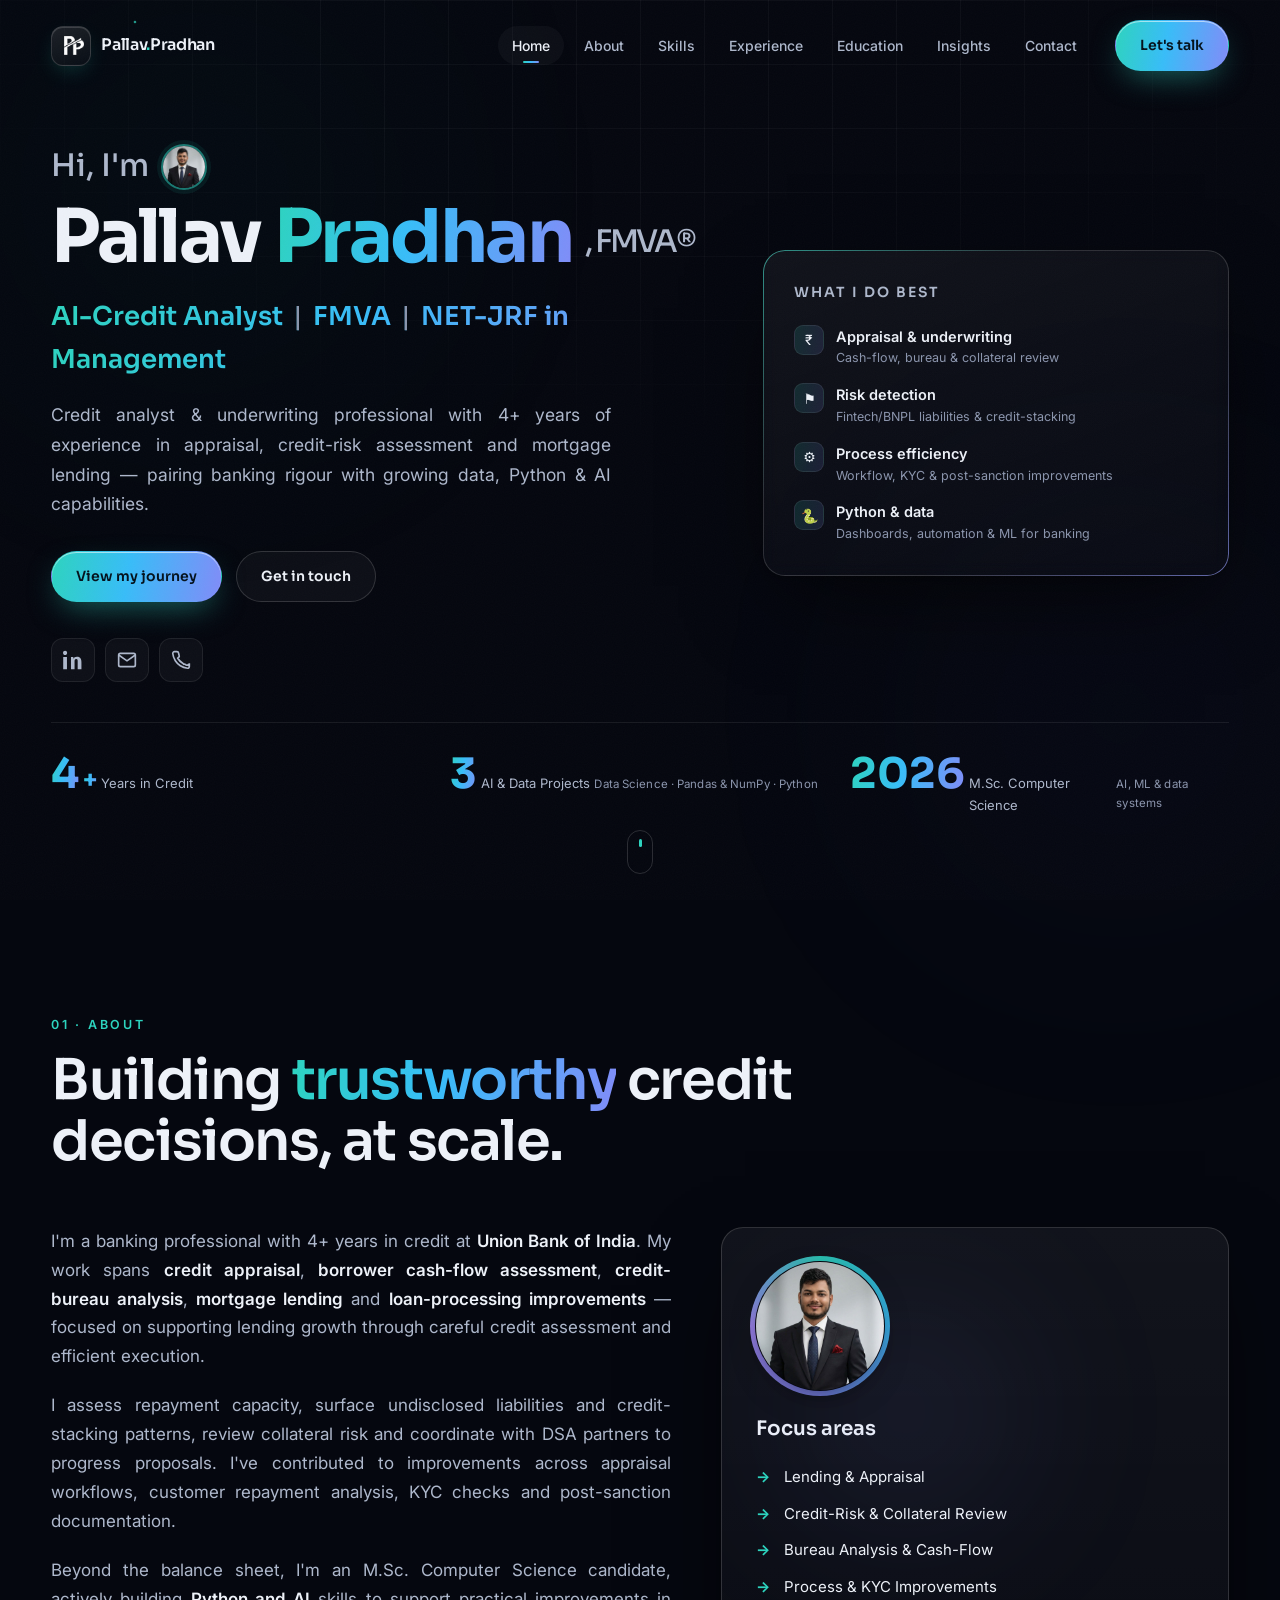
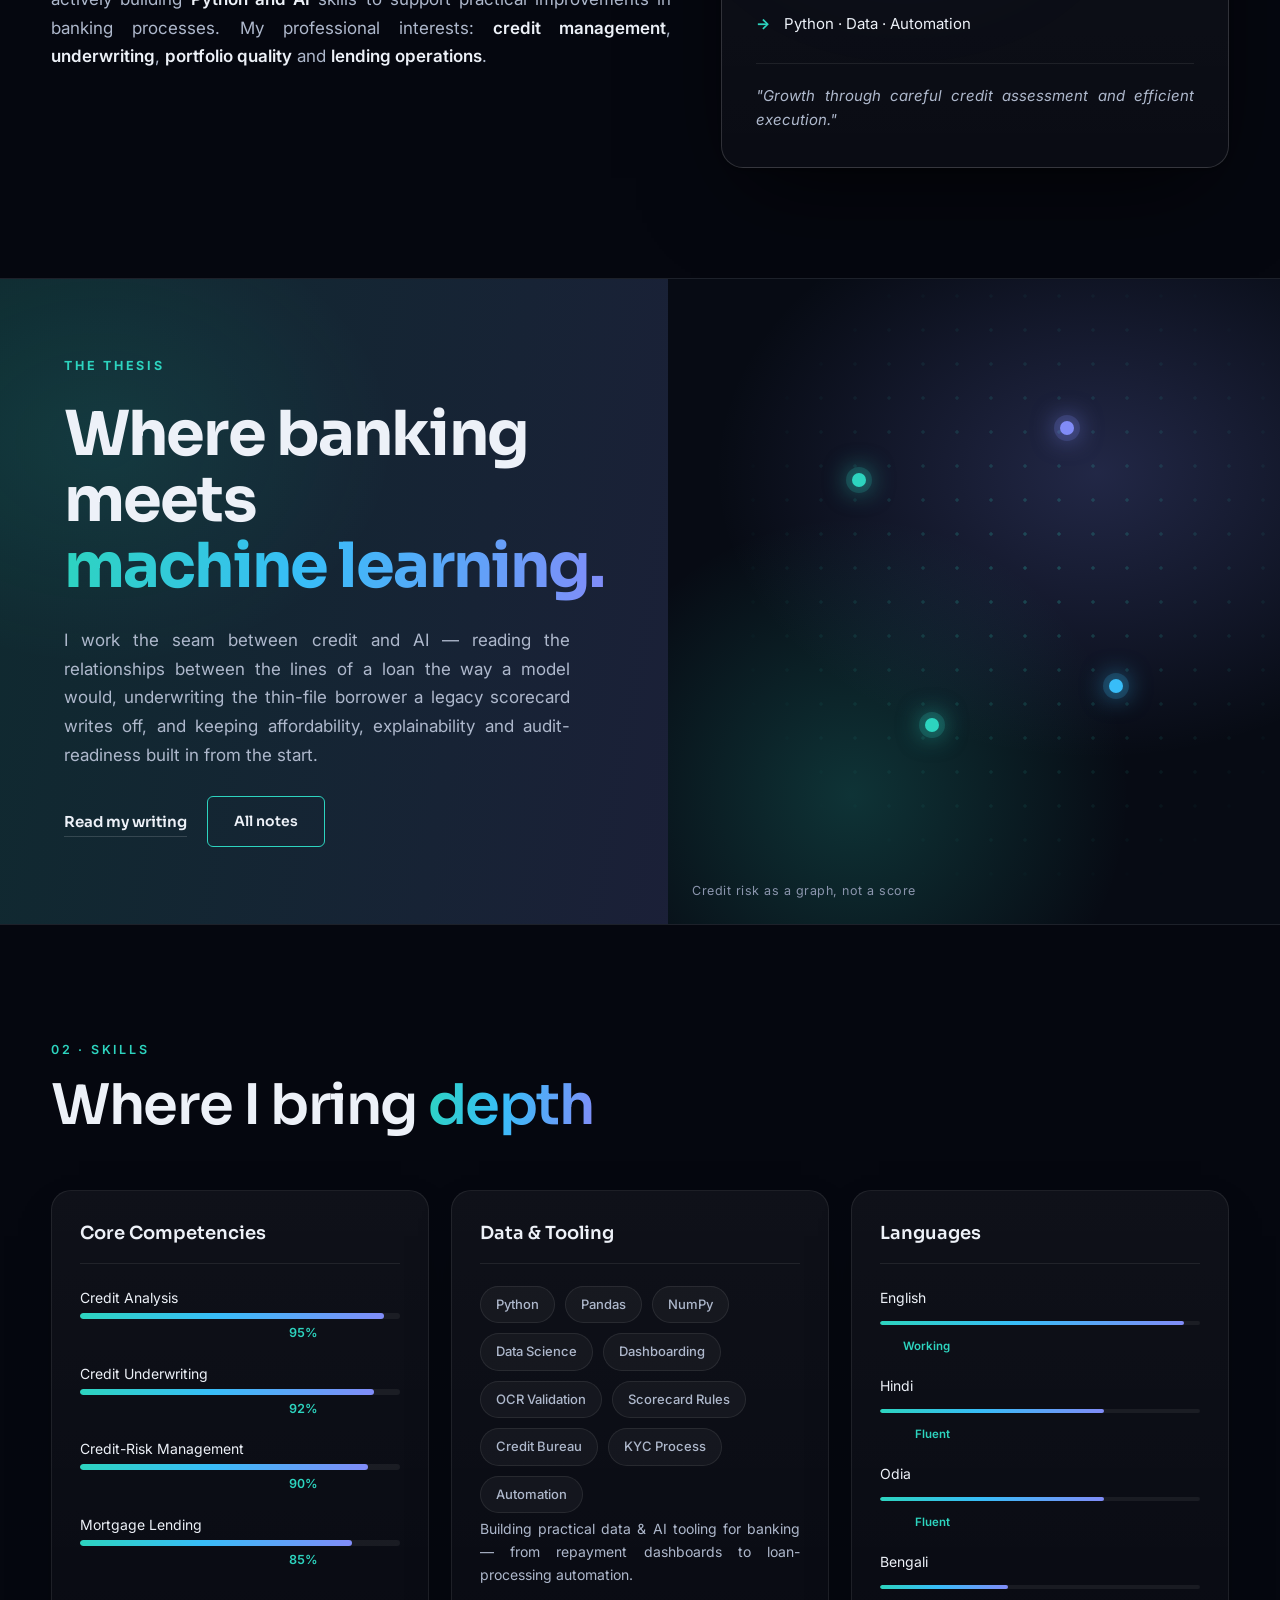
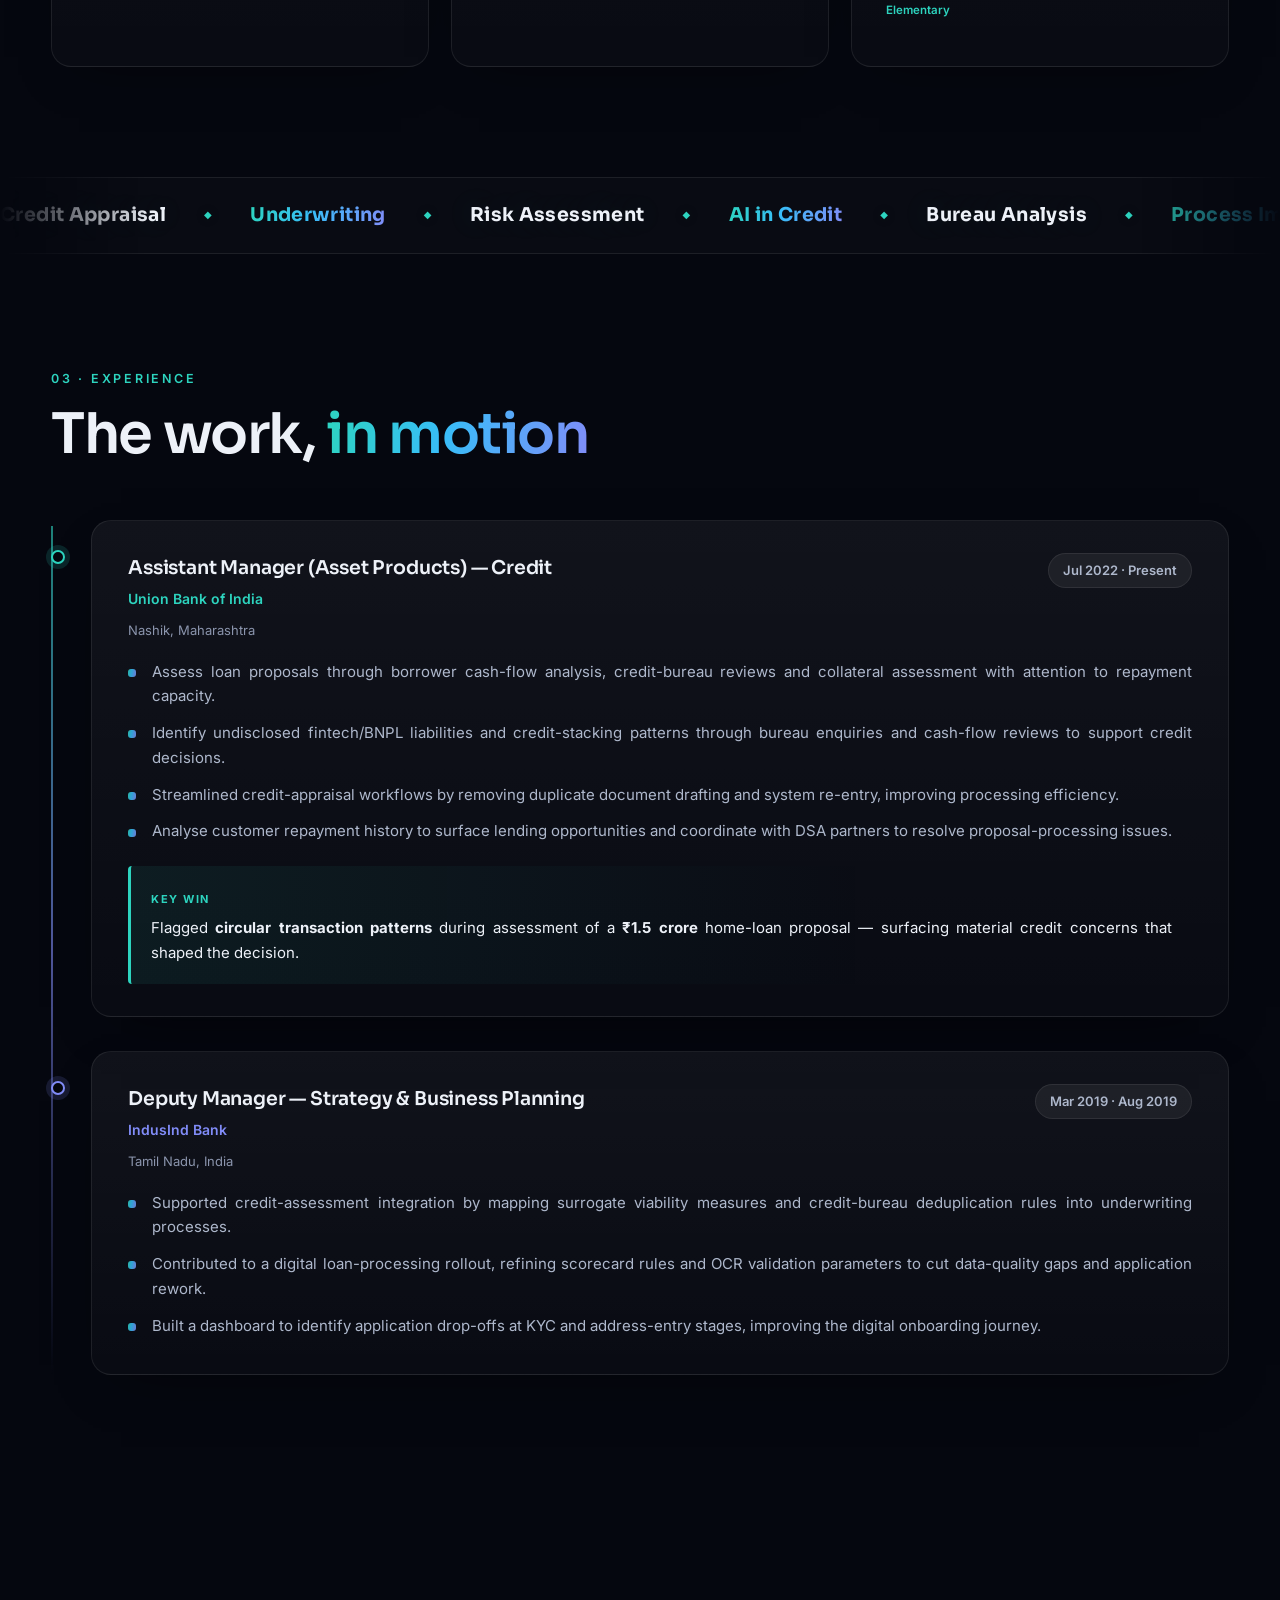
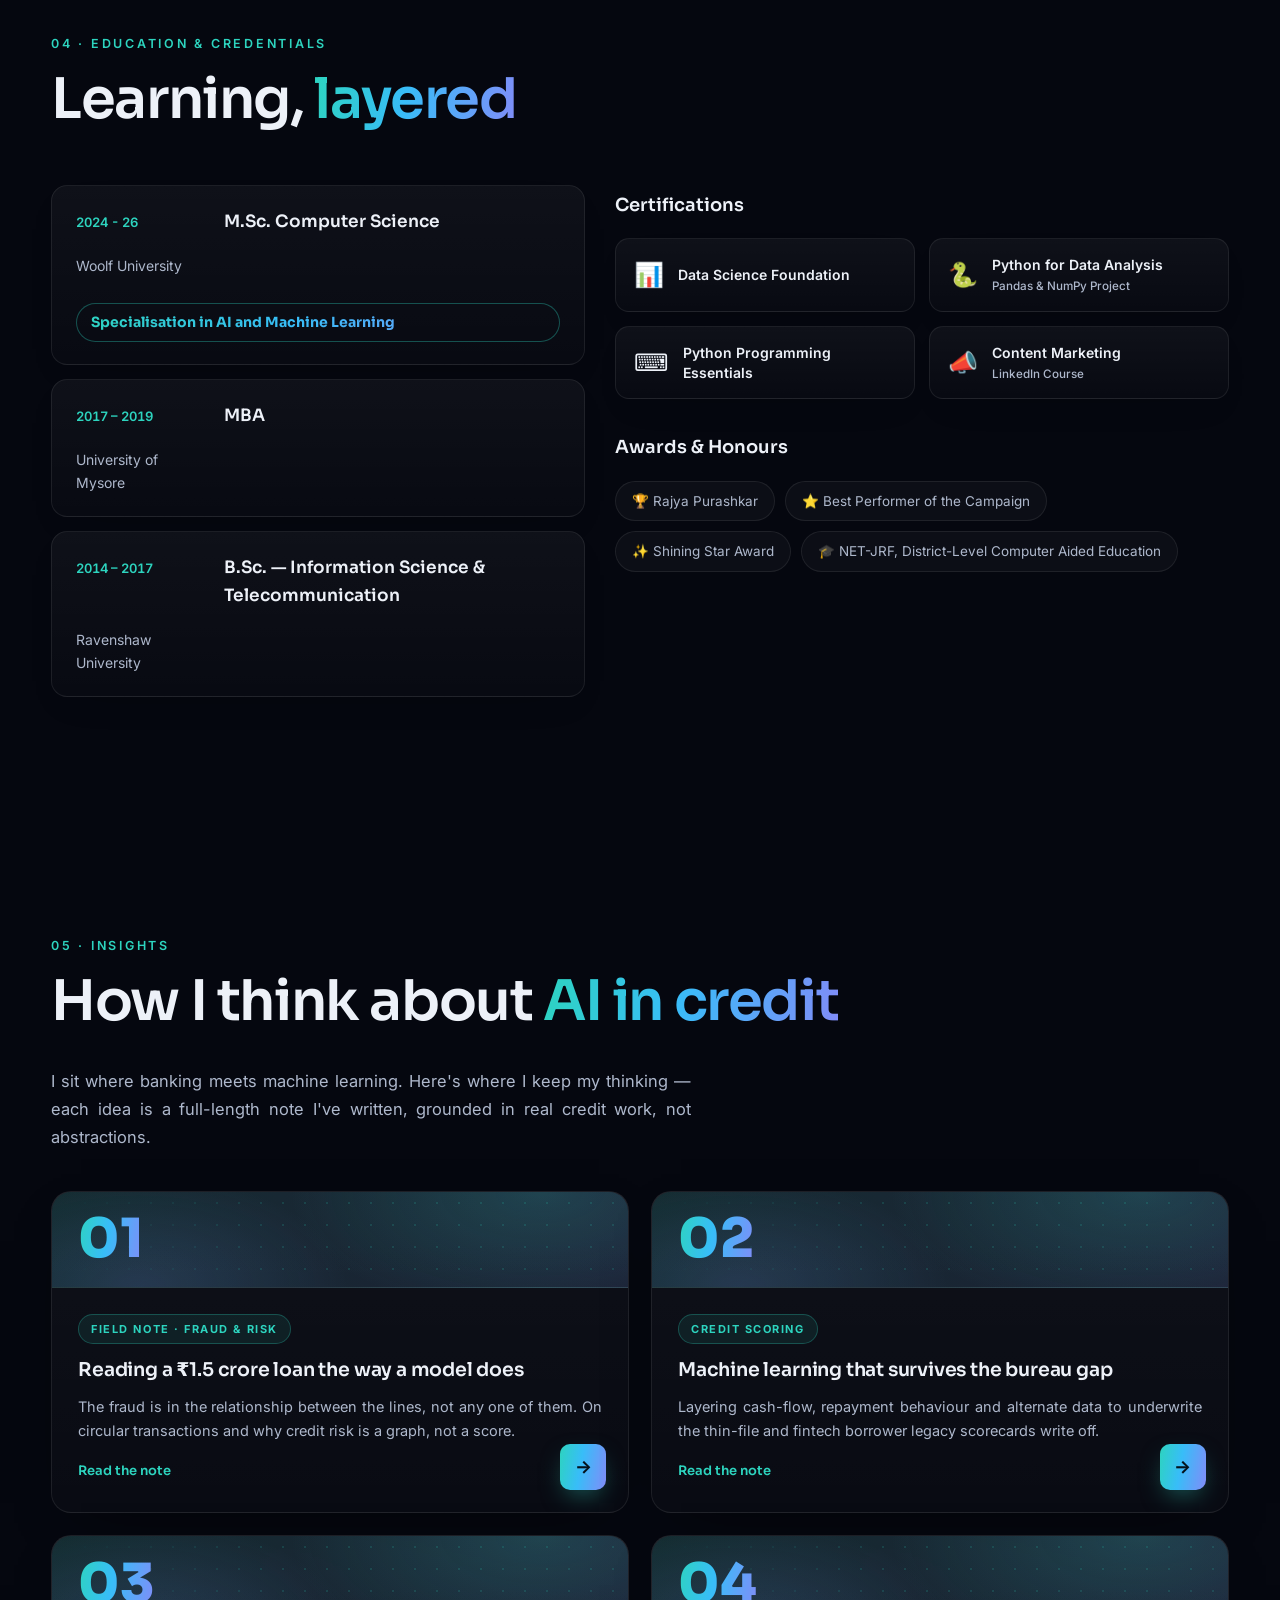
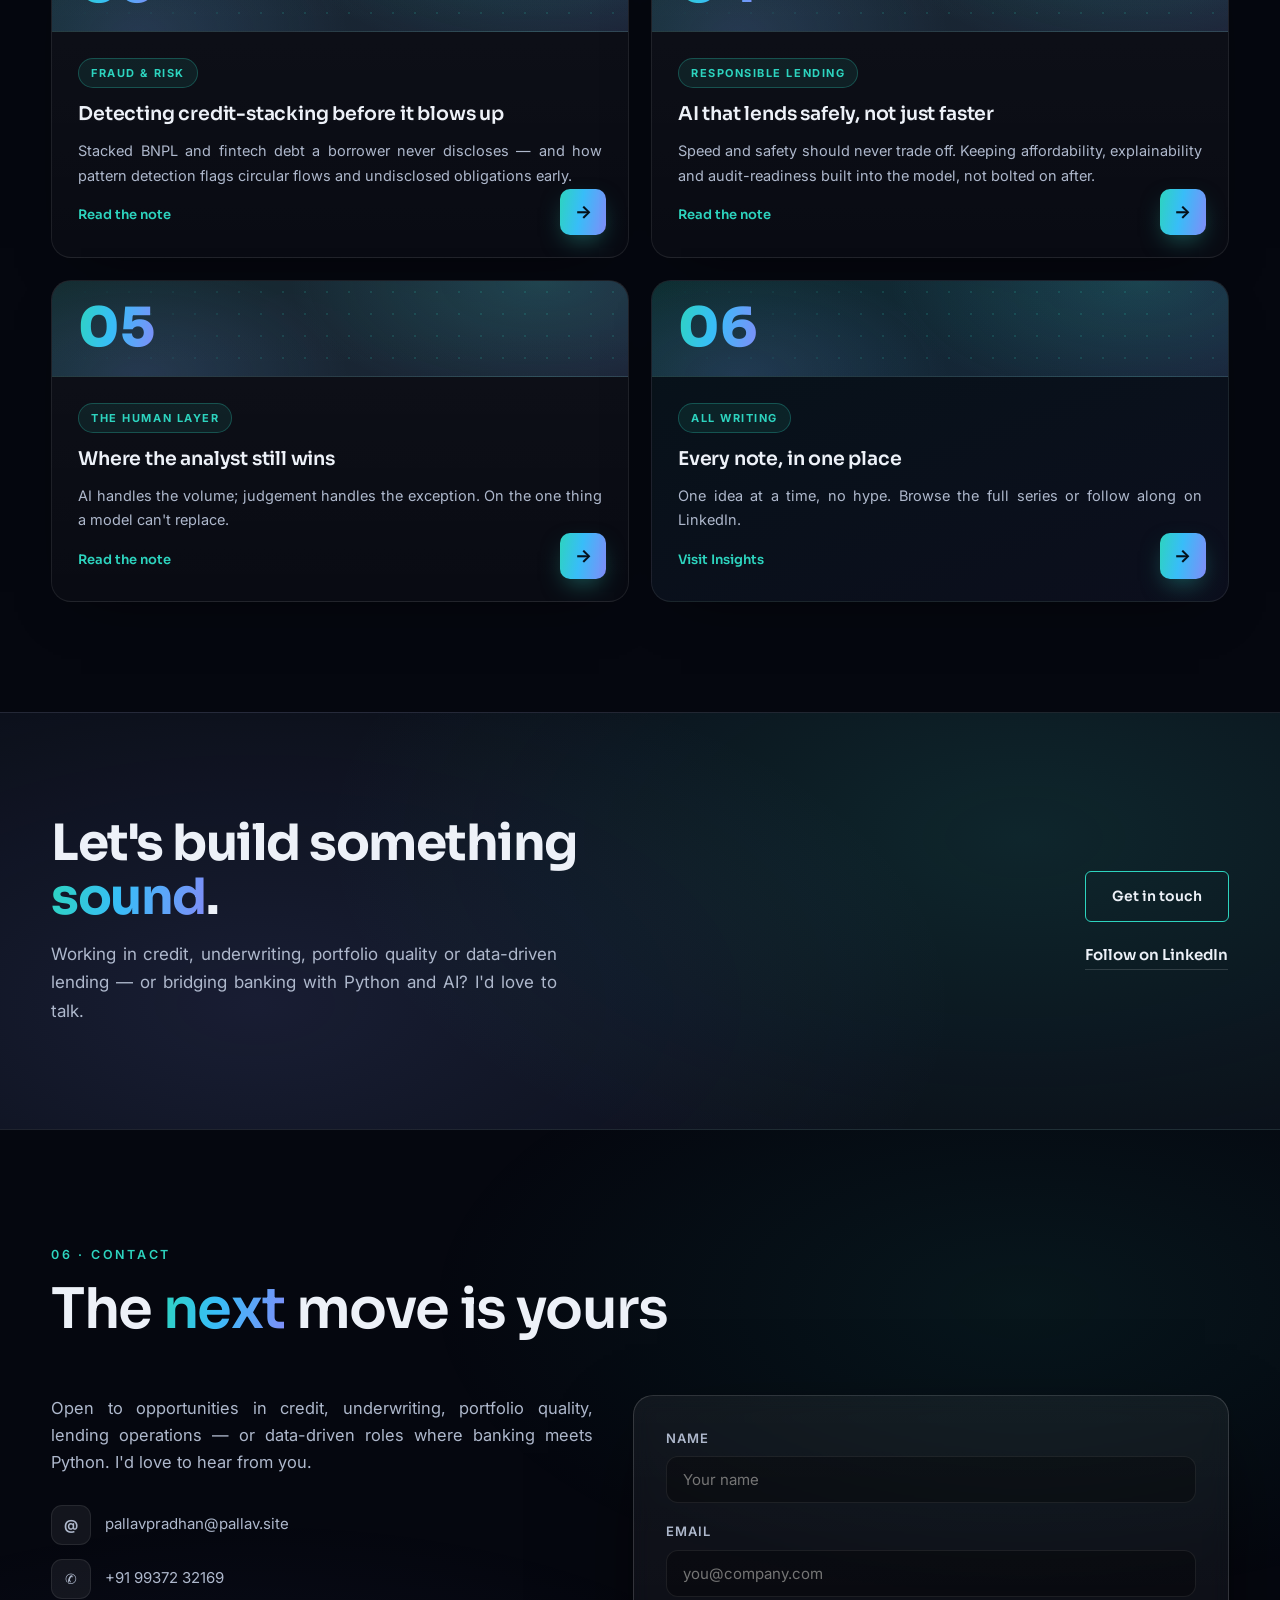
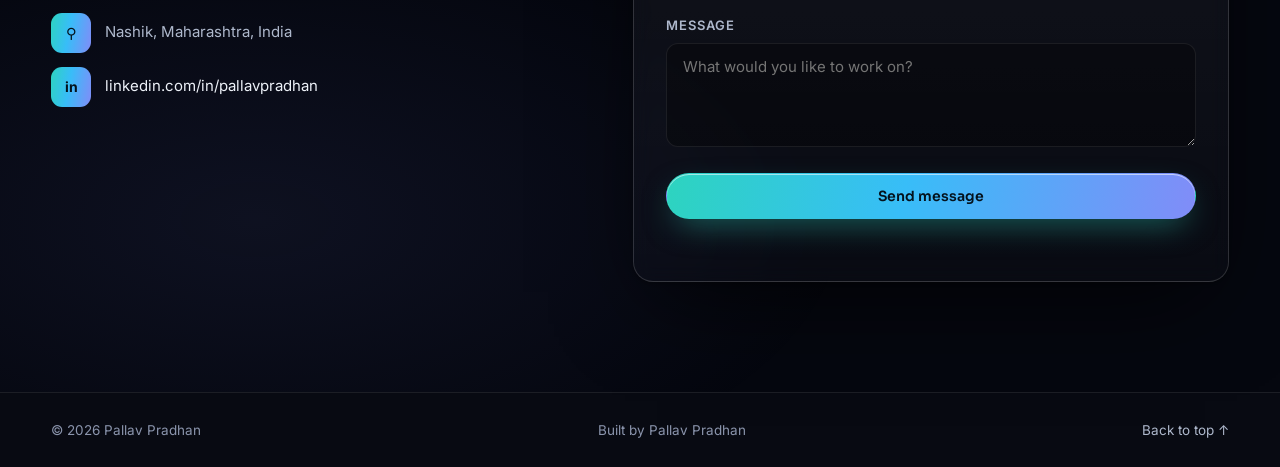
<file: index.html>
<!DOCTYPE html>
<html lang="en">
<head>
  <meta charset="UTF-8" />
  <meta name="viewport" content="width=device-width, initial-scale=1.0" />
  <title>Pallav Pradhan | AI in Credit Risk &amp; Underwriting</title>
  <meta name="description" content="Pallav Pradhan applies AI and data science to credit risk and underwriting — helping banks lend safely in a fintech-driven world. Credit analyst and underwriting professional based in Nashik, India." />
  <meta name="author" content="Pallav Pradhan" />
  <meta name="robots" content="index, follow" />
  <link rel="canonical" href="https://pallav.site/" />

  <!-- Social / Open Graph -->
  <meta property="og:type" content="profile" />
  <meta property="og:site_name" content="Pallav Pradhan" />
  <meta property="og:title" content="Pallav Pradhan | AI in Credit Risk &amp; Underwriting" />
  <meta property="og:description" content="Pallav Pradhan applies AI and data science to credit risk and underwriting — helping banks lend safely in a fintech-driven world." />
  <meta property="og:url" content="https://pallav.site/" />
  <meta property="og:image" content="https://pallav.site/photo.jpg" />
  <meta name="twitter:card" content="summary" />
  <meta name="twitter:title" content="Pallav Pradhan | AI in Credit Risk &amp; Underwriting" />
  <meta name="twitter:description" content="Pallav Pradhan applies AI and data science to credit risk and underwriting — helping banks lend safely in a fintech-driven world." />
  <meta name="twitter:image" content="https://pallav.site/photo.jpg" />

  <link rel="icon" type="image/jpeg" href="photo-favicon.jpg" />
  <link rel="preconnect" href="https://fonts.googleapis.com" />
  <link rel="preconnect" href="https://fonts.gstatic.com" crossorigin />
  <link href="https://fonts.googleapis.com/css2?family=Sora:wght@300;400;500;600;700;800&family=Inter:wght@300;400;500;600;700&display=swap" rel="stylesheet" />
  <link rel="stylesheet" href="style.css?v=14" />

  <!-- Person structured data (schema.org) -->
  <script type="application/ld+json">
  {
    "@context": "https://schema.org",
    "@type": "Person",
    "@id": "https://pallav.site/#person",
    "name": "Pallav Pradhan",
    "honorificSuffix": "FMVA®",
    "url": "https://pallav.site/",
    "image": "https://pallav.site/photo.jpg",
    "jobTitle": "Assistant Manager (Asset Products) — Credit",
    "description": "Pallav Pradhan is a credit analyst and underwriting professional who applies AI and data science to credit risk and underwriting, helping banks lend safely in a fintech-driven world. He writes on machine learning for credit scoring, AI-detection of fraud and credit-stacking, and responsible lending.",
    "worksFor": { "@type": "Organization", "name": "Union Bank of India" },
    "alumniOf": [
      { "@type": "CollegeOrUniversity", "name": "University of Mysore" },
      { "@type": "CollegeOrUniversity", "name": "Ravenshaw University" }
    ],
    "address": {
      "@type": "PostalAddress",
      "addressLocality": "Nashik",
      "addressRegion": "Maharashtra",
      "addressCountry": "IN"
    },
    "knowsAbout": [
      "Credit Analysis",
      "Credit Underwriting",
      "Credit Risk Management",
      "Mortgage Lending",
      "Credit Bureau Analysis",
      "Portfolio Quality",
      "Lending Operations",
      "Artificial Intelligence in Finance",
      "Machine Learning for Credit Scoring",
      "AI Fraud and Credit-Stacking Detection",
      "Responsible and Sustainable Lending",
      "Python",
      "Data Science",
      "Machine Learning"
    ],
    "sameAs": [
      "https://www.linkedin.com/in/pallavpradhan",
      "https://pallav.site/"
    ]
  }
  </script>
</head>
<body>

  <!-- Preloader -->
  <div class="preloader" id="preloader">
    <div class="preloader-inner">
      <div class="preloader-ring"></div>
      <span class="preloader-text">PP</span>
    </div>
  </div>

  <!-- Custom cursor -->
  <div class="cursor-dot" id="cursorDot"></div>
  <div class="cursor-ring" id="cursorRing"></div>

  <!-- Background grid + glow -->
  <div class="bg-grid"></div>
  <div class="bg-glow glow-1"></div>
  <div class="bg-glow glow-2"></div>

  <!-- Navigation -->
  <header class="nav" id="nav">
    <div class="nav-inner">
      <a href="#home" class="logo">
        <span class="logo-mark"><img src="logo-white.png" alt="Pallav Pradhan" /></span>
        <span class="logo-text">Pallav<span class="logo-dot">.</span>Pradhan</span>
      </a>
      <nav class="nav-links" id="navLinks">
        <a href="#home" class="nav-link active" data-section="home">Home</a>
        <a href="#about" class="nav-link" data-section="about">About</a>
        <a href="#skills" class="nav-link" data-section="skills">Skills</a>
        <a href="#experience" class="nav-link" data-section="experience">Experience</a>
        <a href="#education" class="nav-link" data-section="education">Education</a>
        <a href="/insights" class="nav-link" data-section="insights">Insights</a>
        <a href="#contact" class="nav-link" data-section="contact">Contact</a>
      </nav>
      <a href="#contact" class="btn btn-primary nav-cta">Let's talk</a>
      <button class="nav-toggle" id="navToggle" aria-label="Toggle menu">
        <span></span><span></span><span></span>
      </button>
    </div>
    <div class="nav-progress" id="navProgress"></div>
  </header>

  <!-- HERO -->
  <section class="hero" id="home">
    <canvas id="particles"></canvas>
    <div class="hero-inner container">
      <div class="hero-left">
      <p class="visually-hidden">Pallav Pradhan is a credit analyst and underwriting professional who applies artificial intelligence and data science to credit risk, mortgage lending and AI-enabled banking processes.</p>
      <h1 class="hero-title reveal" data-reveal>
        <span class="hello">Hi, I'm <img class="hero-photo" src="photo-small.jpg" alt="" aria-hidden="true" loading="lazy" /></span>
        <span class="name">Pallav <span class="grad">Pradhan</span></span>
        <span class="cred">, FMVA®</span>
      </h1>
      <div class="hero-sub reveal" data-reveal>
        <span class="role-static-line">AI-Credit Analyst<span class="role-sep">|</span>FMVA<span class="role-sep">|</span>NET-JRF in Management</span>
      </div>
      <p class="hero-desc reveal" data-reveal>
        Credit analyst &amp; underwriting professional with 4+ years of experience in
        appraisal, credit-risk assessment and mortgage lending — pairing banking rigour
        with growing data, Python &amp; AI capabilities.
      </p>
      <div class="hero-cta reveal" data-reveal>
        <a href="#experience" class="btn btn-primary">View my journey</a>
        <a href="#contact" class="btn btn-ghost">Get in touch</a>
      </div>

      <div class="hero-social reveal" data-reveal>
        <a href="https://www.linkedin.com/in/pallavpradhan" target="_blank" rel="noopener" title="LinkedIn" aria-label="LinkedIn">
          <svg viewBox="0 0 24 24" width="20" height="20" fill="currentColor"><path d="M4.98 3.5C4.98 4.88 3.87 6 2.5 6S.02 4.88.02 3.5C.02 2.12 1.13 1 2.5 1s2.48 1.12 2.48 2.5zM.24 8.4h4.52V23H.24V8.4zM8.13 8.4h4.3v1.97h.06c.6-1.14 2.06-2.34 4.25-2.34 4.55 0 5.38 3 5.38 6.89V23h-4.5V13.6c0-1.25-.02-2.85-1.74-2.85-1.74 0-2.01 1.36-2.01 2.76V23h-4.3V8.4z"/></svg>
        </a>
        <a href="mailto:pallavpradhan@pallav.site" title="Email" aria-label="Email" data-contact="mail">
          <svg viewBox="0 0 24 24" width="20" height="20" fill="none" stroke="currentColor" stroke-width="2"><rect x="2" y="4" width="20" height="16" rx="2"/><path d="m22 6-10 7L2 6"/></svg>
        </a>
        <a href="tel:+919937232169" title="Phone" aria-label="Phone" data-contact="phone">
          <svg viewBox="0 0 24 24" width="20" height="20" fill="none" stroke="currentColor" stroke-width="2"><path d="M22 16.92v3a2 2 0 0 1-2.18 2 19.79 19.79 0 0 1-8.63-3.07 19.5 19.5 0 0 1-6-6 19.79 19.79 0 0 1-3.07-8.67A2 2 0 0 1 4.11 2h3a2 2 0 0 1 2 1.72c.127.96.361 1.903.7 2.81a2 2 0 0 1-.45 2.11L8.09 9.91a16 16 0 0 0 6 6l1.27 1.27a2 2 0 0 1 2.11.45c.907.339 1.85.573 2.81.7A2 2 0 0 1 22 16.92z"/></svg>
        </a>
      </div>
      </div><!-- /.hero-left -->

      <!-- right-side card -->
      <div class="hero-card reveal" data-reveal>
        <h3>What I do best</h3>
        <ul class="hero-card-list">
          <li><span>₹</span><div><strong>Appraisal &amp; underwriting</strong><small>Cash-flow, bureau &amp; collateral review</small></div></li>
          <li><span>⚑</span><div><strong>Risk detection</strong><small>Fintech/BNPL liabilities &amp; credit-stacking</small></div></li>
          <li><span>⚙</span><div><strong>Process efficiency</strong><small>Workflow, KYC &amp; post-sanction improvements</small></div></li>
          <li><span>🐍</span><div><strong>Python &amp; data</strong><small>Dashboards, automation &amp; ML for banking</small></div></li>
        </ul>
      </div>

      <!-- Stat strip -->
      <div class="hero-stats reveal" data-reveal>
        <div class="stat"><span class="stat-num" data-count="4">4</span><span class="stat-suffix">+</span><span class="stat-label">Years in Credit</span></div>
        <div class="stat"><span class="stat-num" data-count="3">3</span><span class="stat-label">AI &amp; Data Projects</span><span class="stat-sub">Data Science · Pandas &amp; NumPy · Python</span></div>
        <div class="stat"><span class="stat-num">2026</span><span class="stat-label">M.Sc. Computer Science</span><span class="stat-sub">AI, ML &amp; data systems</span></div>
      </div>
    </div>
    <a href="#about" class="scroll-ind" aria-label="Scroll down"><span></span></a>
  </section>

  <!-- ABOUT -->
  <section class="section" id="about">
    <div class="container">
      <div class="section-head reveal" data-reveal>
        <span class="section-tag">01 · About</span>
        <h2 class="section-title title-xl">Building <span class="grad">trustworthy</span> credit<br/>decisions, at scale.</h2>
      </div>

      <div class="about-grid">
        <div class="about-text">
          <p class="reveal" data-reveal>
            I'm a banking professional with 4+ years in credit at <strong>Union Bank of India</strong>.
            My work spans <strong>credit appraisal</strong>, <strong>borrower cash-flow assessment</strong>,
            <strong>credit-bureau analysis</strong>, <strong>mortgage lending</strong> and
            <strong>loan-processing improvements</strong> — focused on supporting lending growth through
            careful credit assessment and efficient execution.
          </p>
          <p class="reveal" data-reveal>
            I assess repayment capacity, surface undisclosed liabilities and credit-stacking patterns,
            review collateral risk and coordinate with DSA partners to progress proposals. I've contributed
            to improvements across appraisal workflows, customer repayment analysis, KYC checks and
            post-sanction documentation.
          </p>
          <p class="reveal" data-reveal>
            Beyond the balance sheet, I'm an M.Sc. Computer Science candidate, actively building
            <strong>Python and AI</strong> skills to support practical improvements in banking processes.
            My professional interests: <strong>credit management</strong>, <strong>underwriting</strong>,
            <strong>portfolio quality</strong> and <strong>lending operations</strong>.
          </p>
        </div>

        <div class="about-card reveal" data-reveal>
          <div class="about-card-glow"></div>
          <div class="about-avatar">
            <img src="photo-small.jpg" alt="Pallav Pradhan" class="about-photo" loading="lazy" />
            <span class="about-avatar-ring"></span>
          </div>
          <h3>Focus areas</h3>
          <ul class="focus-list">
            <li>Lending &amp; Appraisal</li>
            <li>Credit-Risk &amp; Collateral Review</li>
            <li>Bureau Analysis &amp; Cash-Flow</li>
            <li>Process &amp; KYC Improvements</li>
            <li>Python · Data · Automation</li>
          </ul>
          <div class="about-quote">
            "Growth through careful credit assessment and efficient execution."
          </div>
        </div>
      </div>
    </div>
  </section>

  <!-- THESIS — full-bleed split block (adapted from the reference template) -->
  <section class="split-block" aria-label="My thesis">
    <div class="split-text">
      <span class="split-eyebrow">The thesis</span>
      <h2 class="sb-title">Where banking meets <span class="grad">machine&nbsp;learning.</span></h2>
      <p class="split-copy">
        I work the seam between credit and AI — reading the relationships between the lines of a
        loan the way a model would, underwriting the thin-file borrower a legacy scorecard writes
        off, and keeping affordability, explainability and audit-readiness built in from the start.
      </p>
      <div class="split-actions">
        <a href="#insights" class="btn-swell">Read my writing</a>
        <a href="/insights" class="btn-outline">All notes</a>
      </div>
    </div>
    <div class="split-visual" aria-hidden="true">
      <span class="node n1"></span>
      <span class="node n2"></span>
      <span class="node n3"></span>
      <span class="node n4"></span>
      <span class="sb-caption">Credit risk as a graph, not a score</span>
    </div>
  </section>

  <!-- SKILLS -->
  <section class="section" id="skills">
    <div class="container">
      <div class="section-head reveal" data-reveal>
        <span class="section-tag">02 · Skills</span>
        <h2 class="section-title title-xl">Where I bring <span class="grad">depth</span></h2>
      </div>

      <div class="skills-grid">
        <!-- Core -->
        <div class="skill-block reveal" data-reveal>
          <h3 class="block-title">Core Competencies</h3>
          <div class="skill" data-width="95"><span class="skill-label">Credit Analysis</span><span class="skill-bar"><i></i></span><span class="skill-pct">95%</span></div>
          <div class="skill" data-width="92"><span class="skill-label">Credit Underwriting</span><span class="skill-bar"><i></i></span><span class="skill-pct">92%</span></div>
          <div class="skill" data-width="90"><span class="skill-label">Credit-Risk Management</span><span class="skill-bar"><i></i></span><span class="skill-pct">90%</span></div>
          <div class="skill" data-width="85"><span class="skill-label">Mortgage Lending</span><span class="skill-bar"><i></i></span><span class="skill-pct">85%</span></div>
        </div>

        <!-- Tooling / Data -->
        <div class="skill-block reveal" data-reveal>
          <h3 class="block-title">Data &amp; Tooling</h3>
          <div class="tag-cloud">
            <span class="chip">Python</span>
            <span class="chip">Pandas</span>
            <span class="chip">NumPy</span>
            <span class="chip">Data Science</span>
            <span class="chip">Dashboarding</span>
            <span class="chip">OCR Validation</span>
            <span class="chip">Scorecard Rules</span>
            <span class="chip">Credit Bureau</span>
            <span class="chip">KYC Process</span>
            <span class="chip">Automation</span>
          </div>
          <p class="muted">Building practical data &amp; AI tooling for banking — from repayment dashboards to loan-processing automation.</p>
        </div>

        <!-- Languages -->
        <div class="skill-block reveal" data-reveal>
          <h3 class="block-title">Languages</h3>
          <div class="lang" data-width="95"><span>English</span><span class="skill-bar sm"><i></i></span><span class="skill-pct">Working</span></div>
          <div class="lang" data-width="70"><span>Hindi</span><span class="skill-bar sm"><i></i></span><span class="skill-pct">Fluent</span></div>
          <div class="lang" data-width="70"><span>Odia</span><span class="skill-bar sm"><i></i></span><span class="skill-pct">Fluent</span></div>
          <div class="lang" data-width="40"><span>Bengali</span><span class="skill-bar sm"><i></i></span><span class="skill-pct">Elementary</span></div>
        </div>
      </div>
    </div>
  </section>

  <!-- Marquee -->
  <div class="marquee" aria-hidden="true">
    <div class="marquee-track">
      <span>Credit Appraisal</span><i>◆</i><span>Underwriting</span><i>◆</i>
      <span>Risk Assessment</span><i>◆</i><span>AI in Credit</span><i>◆</i>
      <span>Bureau Analysis</span><i>◆</i><span>Process Improvement</span><i>◆</i>
      <span>Python</span><i>◆</i><span>Data Science</span><i>◆</i>
      <span>— &nbsp;</span>
      <span>Credit Appraisal</span><i>◆</i><span>Underwriting</span><i>◆</i>
      <span>Risk Assessment</span><i>◆</i><span>AI in Credit</span><i>◆</i>
      <span>Bureau Analysis</span><i>◆</i><span>Process Improvement</span><i>◆</i>
      <span>Python</span><i>◆</i><span>Data Science</span><i>◆</i>
      <span>— &nbsp;</span>
    </div>
  </div>

  <!-- EXPERIENCE -->
  <section class="section" id="experience">
    <div class="container">
      <div class="section-head reveal" data-reveal>
        <span class="section-tag">03 · Experience</span>
        <h2 class="section-title title-xl">The work, <span class="grad">in motion</span></h2>
      </div>

      <div class="timeline">
        <!-- Job 1 -->
        <div class="timeline-item reveal" data-reveal>
          <div class="timeline-dot"></div>
          <div class="timeline-card tilt" data-tilt>
            <div class="job-top">
              <div>
                <h3>Assistant Manager (Asset Products) — Credit</h3>
                <span class="job-company">Union Bank of India</span>
              </div>
              <span class="job-period">Jul 2022 · Present</span>
            </div>
            <span class="job-loc">Nashik, Maharashtra</span>
            <ul class="job-points">
              <li>Assess loan proposals through borrower cash-flow analysis, credit-bureau reviews and collateral assessment with attention to repayment capacity.</li>
              <li>Identify undisclosed fintech/BNPL liabilities and credit-stacking patterns through bureau enquiries and cash-flow reviews to support credit decisions.</li>
              <li>Streamlined credit-appraisal workflows by removing duplicate document drafting and system re-entry, improving processing efficiency.</li>
              <li>Analyse customer repayment history to surface lending opportunities and coordinate with DSA partners to resolve proposal-processing issues.</li>
            </ul>
            <div class="highlight">
              <span class="highlight-badge">Key win</span>
              <p>Flagged <strong>circular transaction patterns</strong> during assessment of a <strong>₹1.5 crore</strong> home-loan proposal — surfacing material credit concerns that shaped the decision.</p>
            </div>
          </div>
        </div>

        <!-- Job 2 -->
        <div class="timeline-item reveal" data-reveal>
          <div class="timeline-dot"></div>
          <div class="timeline-card tilt" data-tilt>
            <div class="job-top">
              <div>
                <h3>Deputy Manager — Strategy &amp; Business Planning</h3>
                <span class="job-company">IndusInd Bank</span>
              </div>
              <span class="job-period">Mar 2019 · Aug 2019</span>
            </div>
            <span class="job-loc">Tamil Nadu, India</span>
            <ul class="job-points">
              <li>Supported credit-assessment integration by mapping surrogate viability measures and credit-bureau deduplication rules into underwriting processes.</li>
              <li>Contributed to a digital loan-processing rollout, refining scorecard rules and OCR validation parameters to cut data-quality gaps and application rework.</li>
              <li>Built a dashboard to identify application drop-offs at KYC and address-entry stages, improving the digital onboarding journey.</li>
            </ul>
          </div>
        </div>
      </div>
    </div>
  </section>

  <!-- EDUCATION + CERTS -->
  <section class="section" id="education">
    <div class="container">
      <div class="section-head reveal" data-reveal>
        <span class="section-tag">04 · Education &amp; Credentials</span>
        <h2 class="section-title title-xl">Learning, <span class="grad">layered</span></h2>
      </div>

      <div class="edu-grid">
        <div class="edu-list">
          <div class="edu-item reveal" data-reveal>
            <span class="edu-year">2024 - 26</span>
            <h3>M.Sc. Computer Science</h3>
            <p>Woolf University</p>
            <span class="edu-note">Specialisation in AI and Machine Learning</span>
          </div>
          <div class="edu-item reveal" data-reveal>
            <span class="edu-year">2017 – 2019</span>
            <h3>MBA</h3>
            <p>University of Mysore</p>
          </div>
          <div class="edu-item reveal" data-reveal>
            <span class="edu-year">2014 – 2017</span>
            <h3>B.Sc. — Information Science &amp; Telecommunication</h3>
            <p>Ravenshaw University</p>
          </div>
        </div>

        <div class="cred-list">
          <h3 class="cred-head reveal" data-reveal>Certifications</h3>
          <div class="cred-grid">
            <div class="cred-card reveal" data-reveal>
              <span class="cred-ico">📊</span>
              <h4>Data Science Foundation</h4>
            </div>
            <div class="cred-card reveal" data-reveal>
              <span class="cred-ico">🐍</span>
              <h4>Python for Data Analysis<br/><small>Pandas &amp; NumPy Project</small></h4>
            </div>
            <div class="cred-card reveal" data-reveal>
              <span class="cred-ico">⌨️</span>
              <h4>Python Programming Essentials</h4>
            </div>
            <div class="cred-card reveal" data-reveal>
              <span class="cred-ico">📣</span>
              <h4>Content Marketing<br/><small>LinkedIn Course</small></h4>
            </div>
          </div>

          <h3 class="cred-head reveal" data-reveal>Awards &amp; Honours</h3>
          <div class="award-row">
            <span class="award">🏆 Rajya Purashkar</span>
            <span class="award">⭐ Best Performer of the Campaign</span>
            <span class="award">✨ Shining Star Award</span>
            <span class="award">🎓 NET-JRF, District-Level Computer Aided Education</span>
          </div>
        </div>
      </div>
    </div>
  </section>

  <!-- INSIGHTS (teaser — full writing lives at /insights) -->
  <section class="section" id="insights">
    <div class="container">
      <div class="section-head reveal" data-reveal>
        <span class="section-tag">05 · Insights</span>
        <h2 class="section-title title-xl">How I think about <span class="grad">AI in credit</span></h2>
      </div>

      <p class="insights-lede reveal" data-reveal>
        I sit where banking meets machine learning. Here's where I keep my thinking — each idea is a
        full-length note I've written, grounded in real credit work, not abstractions.
      </p>

      <div class="insights-grid">
        <a class="insight-card proj-card insight-link reveal" href="/insights/circular-transactions" data-reveal>
          <div class="proj-head"><span class="proj-lattice"></span><span class="proj-num">01</span></div>
          <div class="proj-body">
            <span class="insight-tag">Field Note · Fraud &amp; Risk</span>
            <h3>Reading a ₹1.5&nbsp;crore loan the way a model does</h3>
            <p>The fraud is in the relationship between the lines, not any one of them. On circular transactions and why credit risk is a graph, not a score.</p>
            <span class="insight-read">Read the note</span>
          </div>
          <span class="proj-arrow" aria-hidden="true">→</span>
        </a>

        <a class="insight-card proj-card insight-link reveal" href="/insights/ml-credit-scoring" data-reveal>
          <div class="proj-head"><span class="proj-lattice"></span><span class="proj-num">02</span></div>
          <div class="proj-body">
            <span class="insight-tag">Credit Scoring</span>
            <h3>Machine learning that survives the bureau gap</h3>
            <p>Layering cash-flow, repayment behaviour and alternate data to underwrite the thin-file and fintech borrower legacy scorecards write off.</p>
            <span class="insight-read">Read the note</span>
          </div>
          <span class="proj-arrow" aria-hidden="true">→</span>
        </a>

        <a class="insight-card proj-card insight-link reveal" href="/insights/detecting-credit-stacking" data-reveal>
          <div class="proj-head"><span class="proj-lattice"></span><span class="proj-num">03</span></div>
          <div class="proj-body">
            <span class="insight-tag">Fraud &amp; Risk</span>
            <h3>Detecting credit-stacking before it blows up</h3>
            <p>Stacked BNPL and fintech debt a borrower never discloses — and how pattern detection flags circular flows and undisclosed obligations early.</p>
            <span class="insight-read">Read the note</span>
          </div>
          <span class="proj-arrow" aria-hidden="true">→</span>
        </a>

        <a class="insight-card proj-card insight-link reveal" href="/insights/responsible-lending" data-reveal>
          <div class="proj-head"><span class="proj-lattice"></span><span class="proj-num">04</span></div>
          <div class="proj-body">
            <span class="insight-tag">Responsible Lending</span>
            <h3>AI that lends safely, not just faster</h3>
            <p>Speed and safety should never trade off. Keeping affordability, explainability and audit-readiness built into the model, not bolted on after.</p>
            <span class="insight-read">Read the note</span>
          </div>
          <span class="proj-arrow" aria-hidden="true">→</span>
        </a>

        <a class="insight-card proj-card insight-link reveal" href="/insights/human-in-the-loop" data-reveal>
          <div class="proj-head"><span class="proj-lattice"></span><span class="proj-num">05</span></div>
          <div class="proj-body">
            <span class="insight-tag">The Human Layer</span>
            <h3>Where the analyst still wins</h3>
            <p>AI handles the volume; judgement handles the exception. On the one thing a model can't replace.</p>
            <span class="insight-read">Read the note</span>
          </div>
          <span class="proj-arrow" aria-hidden="true">→</span>
        </a>

        <a class="insight-card proj-card insight-link insights-more reveal" href="/insights" data-reveal>
          <div class="proj-head"><span class="proj-lattice"></span><span class="proj-num">06</span></div>
          <div class="proj-body">
            <span class="insight-tag">All writing</span>
            <h3>Every note, in one place</h3>
            <p>One idea at a time, no hype. Browse the full series or follow along on LinkedIn.</p>
            <span class="insight-read">Visit Insights</span>
          </div>
          <span class="proj-arrow" aria-hidden="true">→</span>
        </a>
      </div>
    </div>
  </section>

  <!-- CTA BAND -->
  <section class="cta-band" aria-label="Let's talk">
    <div class="container cta-inner">
      <div>
        <h2 class="cta-title">Let's build something <span class="grad">sound</span>.</h2>
        <p class="cta-lede">
          Working in credit, underwriting, portfolio quality or data-driven lending —
          or bridging banking with Python and AI? I'd love to talk.
        </p>
      </div>
      <div class="cta-actions">
        <a href="#contact" class="btn-outline">Get in touch</a>
        <a href="https://www.linkedin.com/in/pallavpradhan" target="_blank" rel="noopener" class="btn-swell">Follow on LinkedIn</a>
      </div>
    </div>
  </section>

  <!-- CONTACT -->
  <section class="section contact" id="contact">
    <div class="container">
      <div class="section-head reveal" data-reveal>
        <span class="section-tag">06 · Contact</span>
        <h2 class="section-title title-xl">The <span class="grad">next</span> move is yours</h2>
      </div>

      <div class="contact-grid">
        <div class="contact-info reveal" data-reveal>
          <p class="contact-intro">
            Open to opportunities in credit, underwriting, portfolio quality,
            lending operations — or data-driven roles where banking meets Python.
            I'd love to hear from you.
          </p>
          <div class="contact-lines">
            <a href="mailto:pallavpradhan@pallav.site" data-contact="mail"><span class="c-ico">@</span> pallavpradhan@pallav.site</a>
            <a href="tel:+919937232169" data-contact="phone"><span class="c-ico">✆</span> +91 99372 32169</a>
            <span class="c-line plain"><span class="c-ico">⚲</span> Nashik, Maharashtra, India</span>
            <a href="https://www.linkedin.com/in/pallavpradhan" target="_blank" rel="noopener"><span class="c-ico">in</span> linkedin.com/in/pallavpradhan</a>
          </div>
        </div>

        <form class="contact-form reveal" data-reveal id="contactForm" novalidate>
          <div class="field">
            <label for="name">Name</label>
            <input type="text" id="name" name="name" placeholder="Your name" required />
          </div>
          <div class="field">
            <label for="email">Email</label>
            <input type="email" id="email" name="email" placeholder="you@company.com" required />
          </div>
          <div class="field">
            <label for="message">Message</label>
            <textarea id="message" name="message" rows="4" placeholder="What would you like to work on?" required></textarea>
          </div>
          <button type="submit" class="btn btn-primary btn-block">Send message</button>
          <p class="form-note" id="formNote"></p>
        </form>
      </div>
    </div>
  </section>

  <!-- Footer -->
  <footer class="footer">
    <div class="container footer-inner">
      <span>© <span id="year"></span> Pallav Pradhan</span>
      <span class="footer-mid">Built by Pallav Pradhan</span>
      <a href="#home">Back to top ↑</a>
    </div>
  </footer>

  <script src="script.js?v=14"></script>
</body>
</html>
</file>
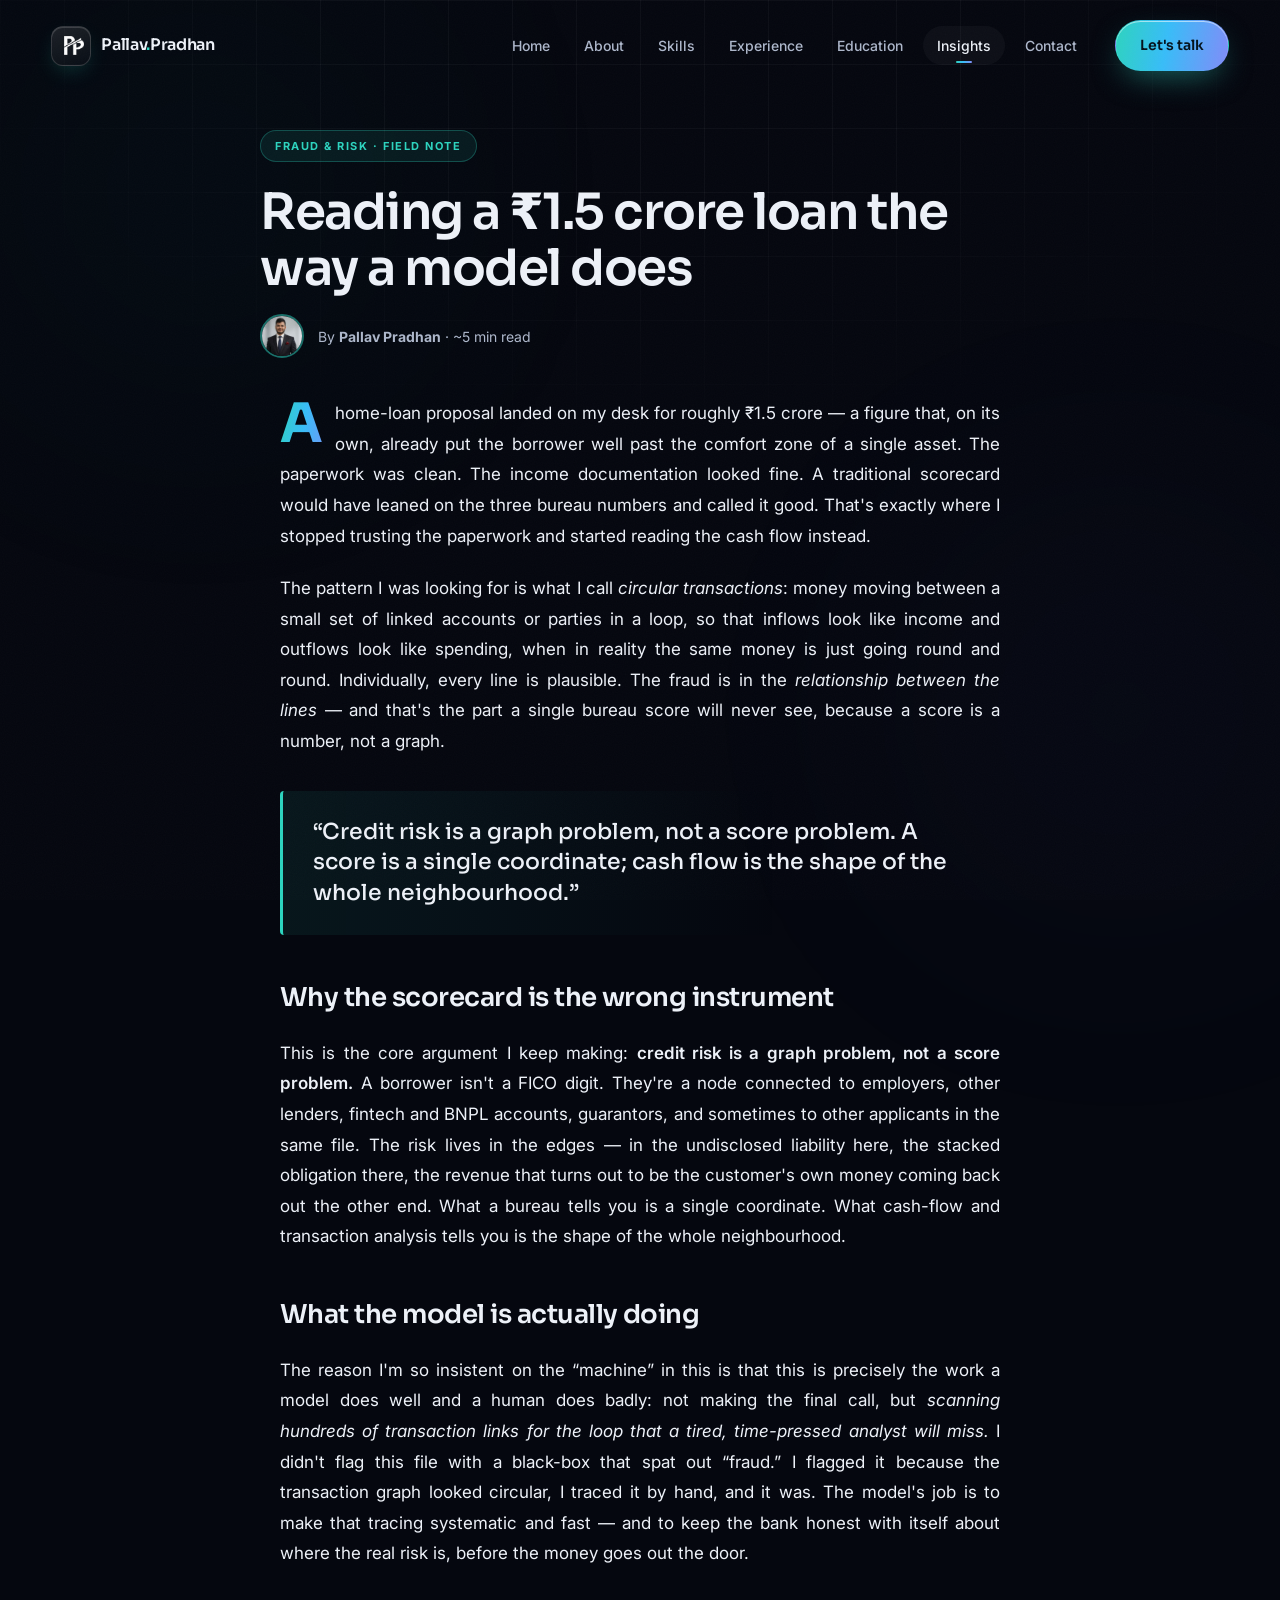
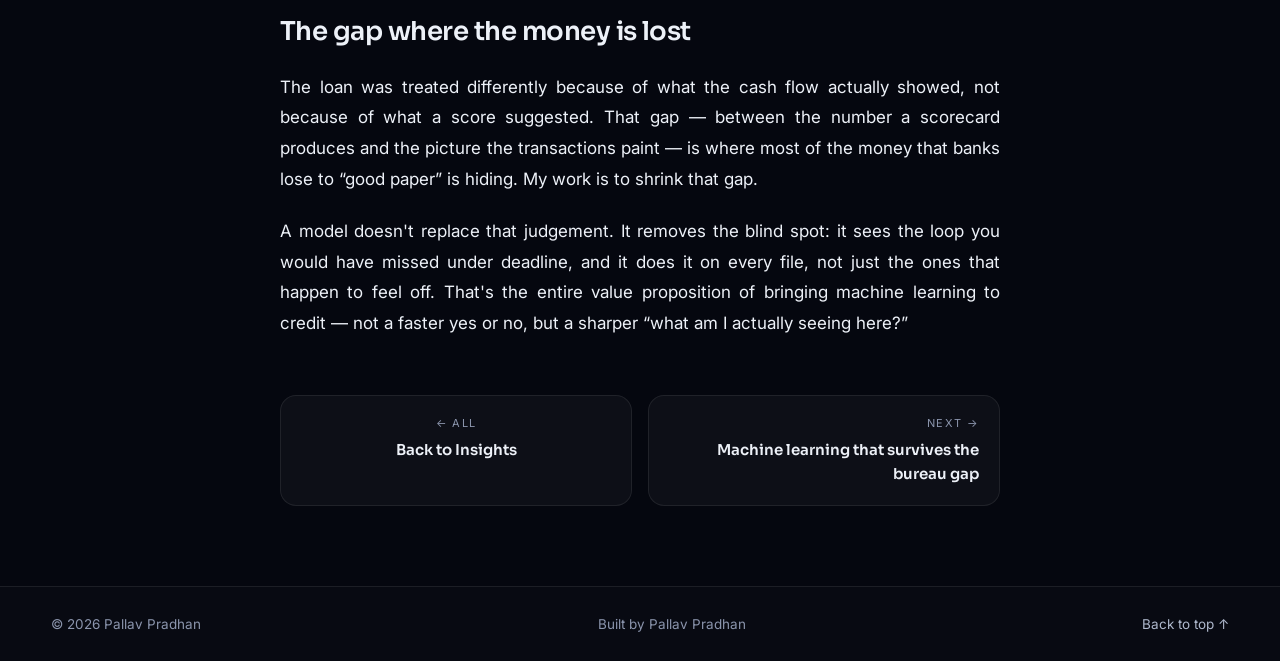
<file: article-circular-transactions.html>
<!DOCTYPE html>
<html lang="en">
<head>
  <meta charset="UTF-8" />
  <meta name="viewport" content="width=device-width, initial-scale=1.0" />
  <title>Reading a ₹1.5 crore loan the way a model does | Pallav Pradhan</title>
  <meta name="description" content="On circular transactions and why credit risk is a graph problem, not a score problem. Pallav Pradhan explains how he flagged a ₹1.5 crore home-loan pattern that a traditional scorecard would have missed." />
  <meta name="author" content="Pallav Pradhan" />
  <meta name="robots" content="index, follow" />
  <link rel="canonical" href="https://pallav.site/insights/circular-transactions" />
  <meta property="og:type" content="article" />
  <meta property="og:site_name" content="Pallav Pradhan" />
  <meta property="og:title" content="Reading a ₹1.5 crore loan the way a model does | Pallav Pradhan" />
  <meta property="og:description" content="On circular transactions and why credit risk is a graph problem, not a score problem." />
  <meta property="og:url" content="https://pallav.site/insights/circular-transactions" />
  <meta property="og:image" content="https://pallav.site/photo.jpg" />
  <meta name="twitter:card" content="summary" />
  <meta name="twitter:title" content="Reading a ₹1.5 crore loan the way a model does | Pallav Pradhan" />
  <meta name="twitter:description" content="On circular transactions and why credit risk is a graph problem, not a score problem." />
  <link rel="icon" type="image/jpeg" href="photo-favicon.jpg" />
  <link rel="preconnect" href="https://fonts.googleapis.com" />
  <link rel="preconnect" href="https://fonts.gstatic.com" crossorigin />
  <link href="https://fonts.googleapis.com/css2?family=Sora:wght@300;400;500;600;700;800&family=Inter:wght@300;400;500;600;700&display=swap" rel="stylesheet" />
  <link rel="stylesheet" href="style.css?v=14" />
  <script type="application/ld+json">
  {
    "@context": "https://schema.org",
    "@type": "Article",
    "headline": "Reading a ₹1.5 crore loan the way a model does",
    "description": "On circular transactions and why credit risk is a graph problem, not a score problem.",
    "image": "https://pallav.site/photo.jpg",
    "author": { "@type": "Person", "name": "Pallav Pradhan", "url": "https://pallav.site/" },
    "publisher": { "@type": "Organization", "name": "Pallav Pradhan", "logo": { "@type": "ImageObject", "url": "https://pallav.site/photo.jpg" } },
    "mainEntityOfPage": "https://pallav.site/insights/circular-transactions",
    "datePublished": "2026-11-19",
    "dateModified": "2026-11-19"
  }
  </script>
</head>
<body>

  <div class="preloader" id="preloader"><div class="preloader-inner"><div class="preloader-ring"></div><span class="preloader-text">PP</span></div></div>
  <div class="cursor-dot" id="cursorDot"></div>
  <div class="cursor-ring" id="cursorRing"></div>
  <div class="bg-grid"></div>
  <div class="bg-glow glow-1"></div>
  <div class="bg-glow glow-2"></div>

  <header class="nav" id="nav">
    <div class="nav-inner">
      <a href="/" class="logo"><span class="logo-mark"><img src="logo-white.png" alt="Pallav Pradhan" /></span><span class="logo-text">Pallav<span class="logo-dot">.</span>Pradhan</span></a>
      <nav class="nav-links" id="navLinks">
        <a href="/" class="nav-link" data-section="home">Home</a>
        <a href="/#about" class="nav-link" data-section="about">About</a>
        <a href="/#skills" class="nav-link" data-section="skills">Skills</a>
        <a href="/#experience" class="nav-link" data-section="experience">Experience</a>
        <a href="/#education" class="nav-link" data-section="education">Education</a>
        <a href="/insights" class="nav-link active" data-section="insights">Insights</a>
        <a href="/#contact" class="nav-link" data-section="contact">Contact</a>
      </nav>
      <a href="/#contact" class="btn btn-primary nav-cta">Let's talk</a>
      <button class="nav-toggle" id="navToggle" aria-label="Toggle menu"><span></span><span></span><span></span></button>
    </div>
    <div class="nav-progress" id="navProgress"></div>
  </header>

  <main class="article-page">
    <div class="container">
      <article class="article-hero" itemscope itemtype="https://schema.org/Article">
        <span class="article-tag">Fraud &amp; Risk · Field Note</span>
        <h1>Reading a ₹1.5&nbsp;crore loan the way a model does</h1>
        <div class="article-meta">
          <img src="photo-small.jpg" alt="" />
          <span>By <strong>Pallav Pradhan</strong> · ~5 min read</span>
        </div>
      </article>

      <div class="article-body">
        <p>
          A home-loan proposal landed on my desk for roughly ₹1.5&nbsp;crore — a figure that, on its
          own, already put the borrower well past the comfort zone of a single asset. The paperwork was
          clean. The income documentation looked fine. A traditional scorecard would have leaned on the
          three bureau numbers and called it good. That's exactly where I stopped trusting the paperwork
          and started reading the cash flow instead.
        </p>
        <p>
          The pattern I was looking for is what I call <em>circular transactions</em>: money moving between
          a small set of linked accounts or parties in a loop, so that inflows look like income and outflows
          look like spending, when in reality the same money is just going round and round. Individually,
          every line is plausible. The fraud is in the <em>relationship between the lines</em> — and that's the
          part a single bureau score will never see, because a score is a number, not a graph.
        </p>

        <div class="article-quote">
          “Credit risk is a graph problem, not a score problem. A score is a single coordinate; cash flow
          is the shape of the whole neighbourhood.”
        </div>

        <h2>Why the scorecard is the wrong instrument</h2>
        <p>
          This is the core argument I keep making: <strong>credit risk is a graph problem, not a score
          problem.</strong> A borrower isn't a FICO digit. They're a node connected to employers, other
          lenders, fintech and BNPL accounts, guarantors, and sometimes to other applicants in the same
          file. The risk lives in the edges — in the undisclosed liability here, the stacked obligation
          there, the revenue that turns out to be the customer's own money coming back out the other end.
          What a bureau tells you is a single coordinate. What cash-flow and transaction analysis tells you
          is the shape of the whole neighbourhood.
        </p>

        <h2>What the model is actually doing</h2>
        <p>
          The reason I'm so insistent on the “machine” in this is that this is precisely the work a model
          does well and a human does badly: not making the final call, but <em>scanning hundreds of
          transaction links for the loop that a tired, time-pressed analyst will miss.</em> I didn't flag
          this file with a black-box that spat out “fraud.” I flagged it because the transaction graph
          looked circular, I traced it by hand, and it was. The model's job is to make that tracing
          systematic and fast — and to keep the bank honest with itself about where the real risk is,
          before the money goes out the door.
        </p>

        <h2>The gap where the money is lost</h2>
        <p>
          The loan was treated differently because of what the cash flow actually showed, not because of
          what a score suggested. That gap — between the number a scorecard produces and the picture the
          transactions paint — is where most of the money that banks lose to “good paper” is hiding. My
          work is to shrink that gap.
        </p>
        <p>
          A model doesn't replace that judgement. It removes the blind spot: it sees the loop you would have
          missed under deadline, and it does it on every file, not just the ones that happen to feel off.
          That's the entire value proposition of bringing machine learning to credit — not a faster yes or no,
          but a sharper “what am I actually seeing here?”
        </p>
      </div>

      <nav class="article-nav">
        <a class="an-home" href="/insights"><span class="an-label">← All</span><span class="an-title">Back to Insights</span></a>
        <a class="an-next" href="/insights/ml-credit-scoring"><span class="an-label">Next →</span><span class="an-title">Machine learning that survives the bureau gap</span></a>
      </nav>
    </div>
  </main>

  <footer class="footer">
    <div class="container footer-inner">
      <span>© <span id="year"></span> Pallav Pradhan</span>
      <span class="footer-mid">Built by Pallav Pradhan</span>
      <a href="/">Back to top ↑</a>
    </div>
  </footer>

  <script src="script.js?v=14"></script>
</body>
</html>
</file>
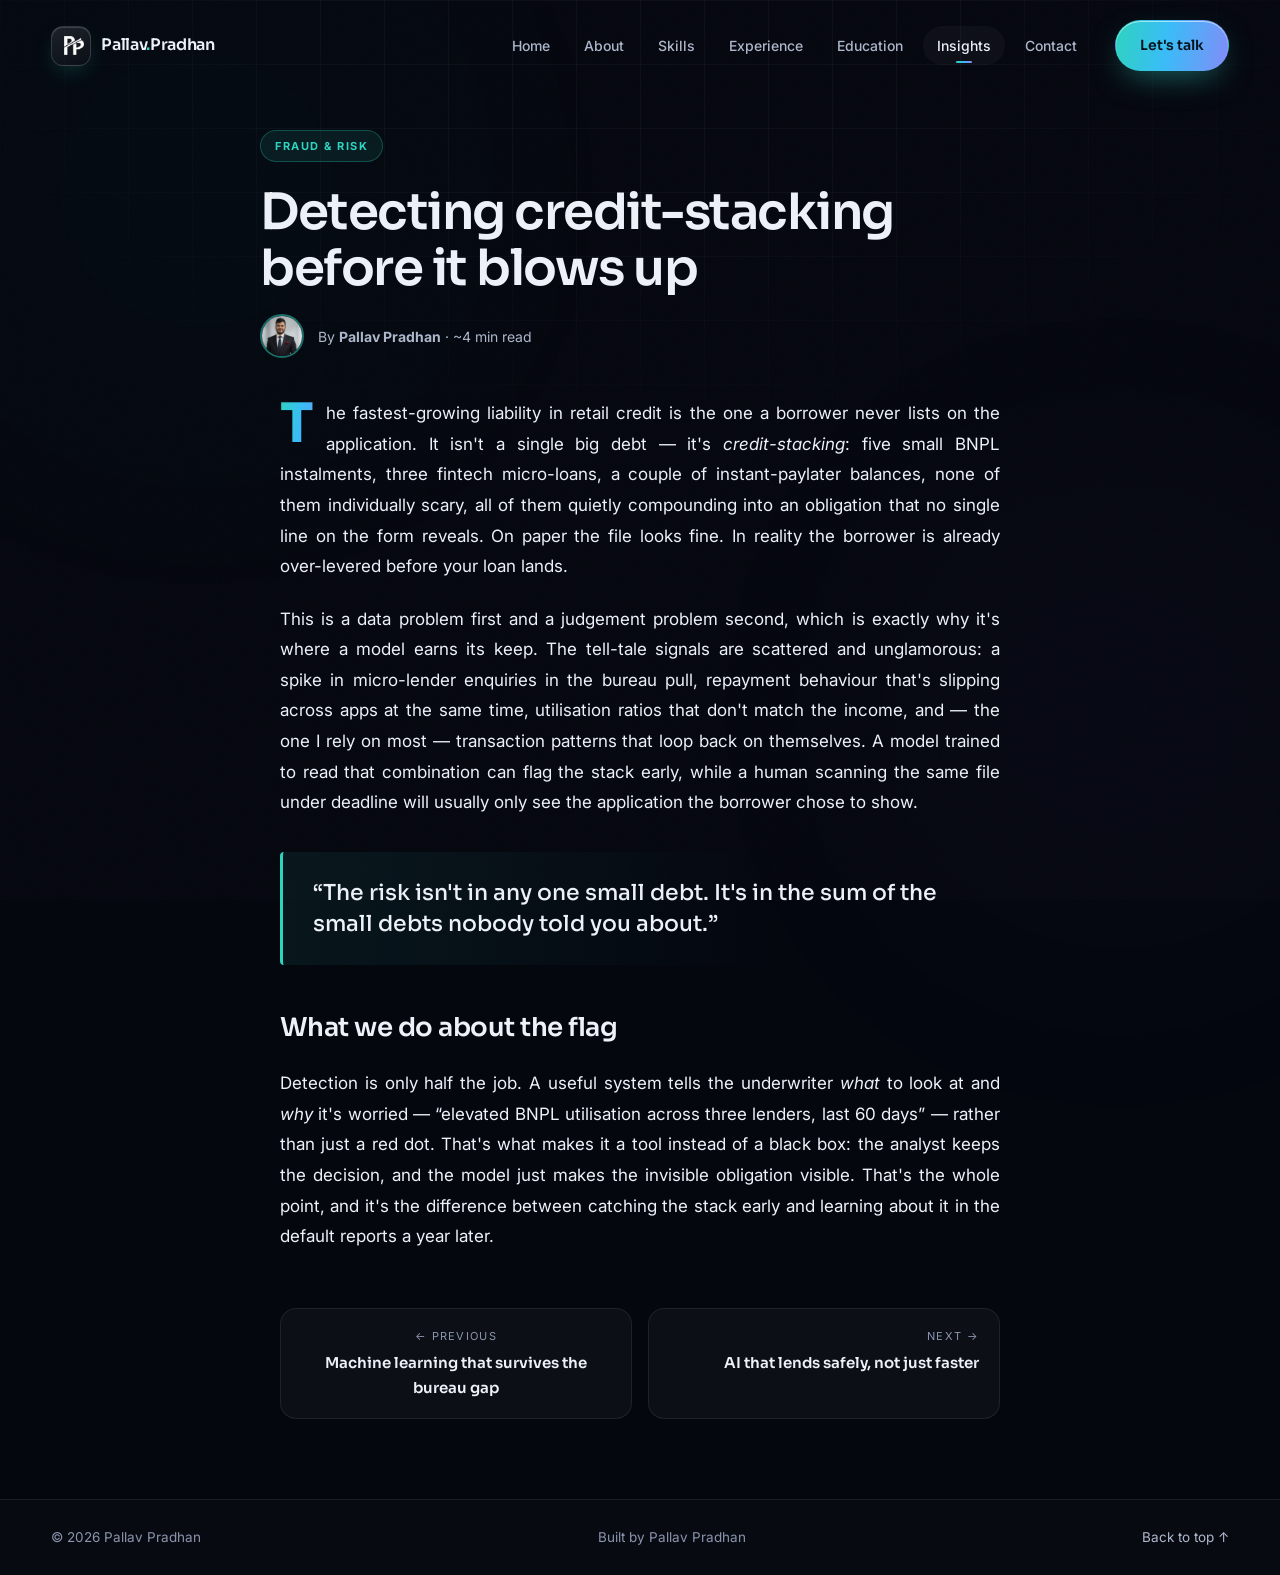
<file: article-detecting-credit-stacking.html>
<!DOCTYPE html>
<html lang="en">
<head>
  <meta charset="UTF-8" />
  <meta name="viewport" content="width=device-width, initial-scale=1.0" />
  <title>Detecting credit-stacking before it blows up | Pallav Pradhan</title>
  <meta name="description" content="The fastest-growing liability in retail credit is the one a borrower never discloses: stacked BNPL and fintech debt. Pallav Pradhan on how pattern detection flags circular flows and undisclosed obligations early." />
  <meta name="author" content="Pallav Pradhan" />
  <meta name="robots" content="index, follow" />
  <link rel="canonical" href="https://pallav.site/insights/detecting-credit-stacking" />
  <meta property="og:type" content="article" />
  <meta property="og:site_name" content="Pallav Pradhan" />
  <meta property="og:title" content="Detecting credit-stacking before it blows up | Pallav Pradhan" />
  <meta property="og:description" content="The fastest-growing liability is the one a borrower never discloses." />
  <meta property="og:url" content="https://pallav.site/insights/detecting-credit-stacking" />
  <meta property="og:image" content="https://pallav.site/photo.jpg" />
  <meta name="twitter:card" content="summary" />
  <meta name="twitter:title" content="Detecting credit-stacking before it blows up | Pallav Pradhan" />
  <meta name="twitter:description" content="The fastest-growing liability is the one a borrower never discloses." />
  <link rel="icon" type="image/jpeg" href="photo-favicon.jpg" />
  <link rel="preconnect" href="https://fonts.googleapis.com" />
  <link rel="preconnect" href="https://fonts.gstatic.com" crossorigin />
  <link href="https://fonts.googleapis.com/css2?family=Sora:wght@300;400;500;600;700;800&family=Inter:wght@300;400;500;600;700&display=swap" rel="stylesheet" />
  <link rel="stylesheet" href="style.css?v=14" />
  <script type="application/ld+json">
  {
    "@context": "https://schema.org",
    "@type": "Article",
    "headline": "Detecting credit-stacking before it blows up",
    "description": "How pattern detection flags circular flows and undisclosed obligations early — stacked BNPL and fintech debt a borrower never discloses.",
    "image": "https://pallav.site/photo.jpg",
    "author": { "@type": "Person", "name": "Pallav Pradhan", "url": "https://pallav.site/" },
    "publisher": { "@type": "Organization", "name": "Pallav Pradhan", "logo": { "@type": "ImageObject", "url": "https://pallav.site/photo.jpg" } },
    "mainEntityOfPage": "https://pallav.site/insights/detecting-credit-stacking",
    "datePublished": "2026-11-19",
    "dateModified": "2026-11-19"
  }
  </script>
</head>
<body>

  <div class="preloader" id="preloader"><div class="preloader-inner"><div class="preloader-ring"></div><span class="preloader-text">PP</span></div></div>
  <div class="cursor-dot" id="cursorDot"></div>
  <div class="cursor-ring" id="cursorRing"></div>
  <div class="bg-grid"></div>
  <div class="bg-glow glow-1"></div>
  <div class="bg-glow glow-2"></div>

  <header class="nav" id="nav">
    <div class="nav-inner">
      <a href="/" class="logo"><span class="logo-mark"><img src="logo-white.png" alt="Pallav Pradhan" /></span><span class="logo-text">Pallav<span class="logo-dot">.</span>Pradhan</span></a>
      <nav class="nav-links" id="navLinks">
        <a href="/" class="nav-link" data-section="home">Home</a>
        <a href="/#about" class="nav-link" data-section="about">About</a>
        <a href="/#skills" class="nav-link" data-section="skills">Skills</a>
        <a href="/#experience" class="nav-link" data-section="experience">Experience</a>
        <a href="/#education" class="nav-link" data-section="education">Education</a>
        <a href="/insights" class="nav-link active" data-section="insights">Insights</a>
        <a href="/#contact" class="nav-link" data-section="contact">Contact</a>
      </nav>
      <a href="/#contact" class="btn btn-primary nav-cta">Let's talk</a>
      <button class="nav-toggle" id="navToggle" aria-label="Toggle menu"><span></span><span></span><span></span></button>
    </div>
    <div class="nav-progress" id="navProgress"></div>
  </header>

  <main class="article-page">
    <div class="container">
      <article class="article-hero">
        <span class="article-tag">Fraud &amp; Risk</span>
        <h1>Detecting credit-stacking before it blows up</h1>
        <div class="article-meta">
          <img src="photo-small.jpg" alt="" />
          <span>By <strong>Pallav Pradhan</strong> · ~4 min read</span>
        </div>
      </article>

      <div class="article-body">
        <p>
          The fastest-growing liability in retail credit is the one a borrower never lists on the
          application. It isn't a single big debt — it's <em>credit-stacking</em>: five small BNPL
          instalments, three fintech micro-loans, a couple of instant-paylater balances, none of them
          individually scary, all of them quietly compounding into an obligation that no single line on the
          form reveals. On paper the file looks fine. In reality the borrower is already over-levered
          before your loan lands.
        </p>
        <p>
          This is a data problem first and a judgement problem second, which is exactly why it's where a
          model earns its keep. The tell-tale signals are scattered and unglamorous: a spike in micro-lender
          enquiries in the bureau pull, repayment behaviour that's slipping across apps at the same time,
          utilisation ratios that don't match the income, and — the one I rely on most — transaction
          patterns that loop back on themselves. A model trained to read that combination can flag the
          stack early, while a human scanning the same file under deadline will usually only see the
          application the borrower chose to show.
        </p>

        <div class="article-quote">
          “The risk isn't in any one small debt. It's in the sum of the small debts nobody told you about.”
        </div>

        <h2>What we do about the flag</h2>
        <p>
          Detection is only half the job. A useful system tells the underwriter <em>what</em> to look at
          and <em>why</em> it's worried — “elevated BNPL utilisation across three lenders, last 60 days” —
          rather than just a red dot. That's what makes it a tool instead of a black box: the analyst keeps
          the decision, and the model just makes the invisible obligation visible. That's the whole point,
          and it's the difference between catching the stack early and learning about it in the default
          reports a year later.
        </p>
      </div>

      <nav class="article-nav">
        <a class="an-home" href="/insights/ml-credit-scoring"><span class="an-label">← Previous</span><span class="an-title">Machine learning that survives the bureau gap</span></a>
        <a class="an-next" href="/insights/responsible-lending"><span class="an-label">Next →</span><span class="an-title">AI that lends safely, not just faster</span></a>
      </nav>
    </div>
  </main>

  <footer class="footer">
    <div class="container footer-inner">
      <span>© <span id="year"></span> Pallav Pradhan</span>
      <span class="footer-mid">Built by Pallav Pradhan</span>
      <a href="/">Back to top ↑</a>
    </div>
  </footer>

  <script src="script.js?v=14"></script>
</body>
</html>
</file>
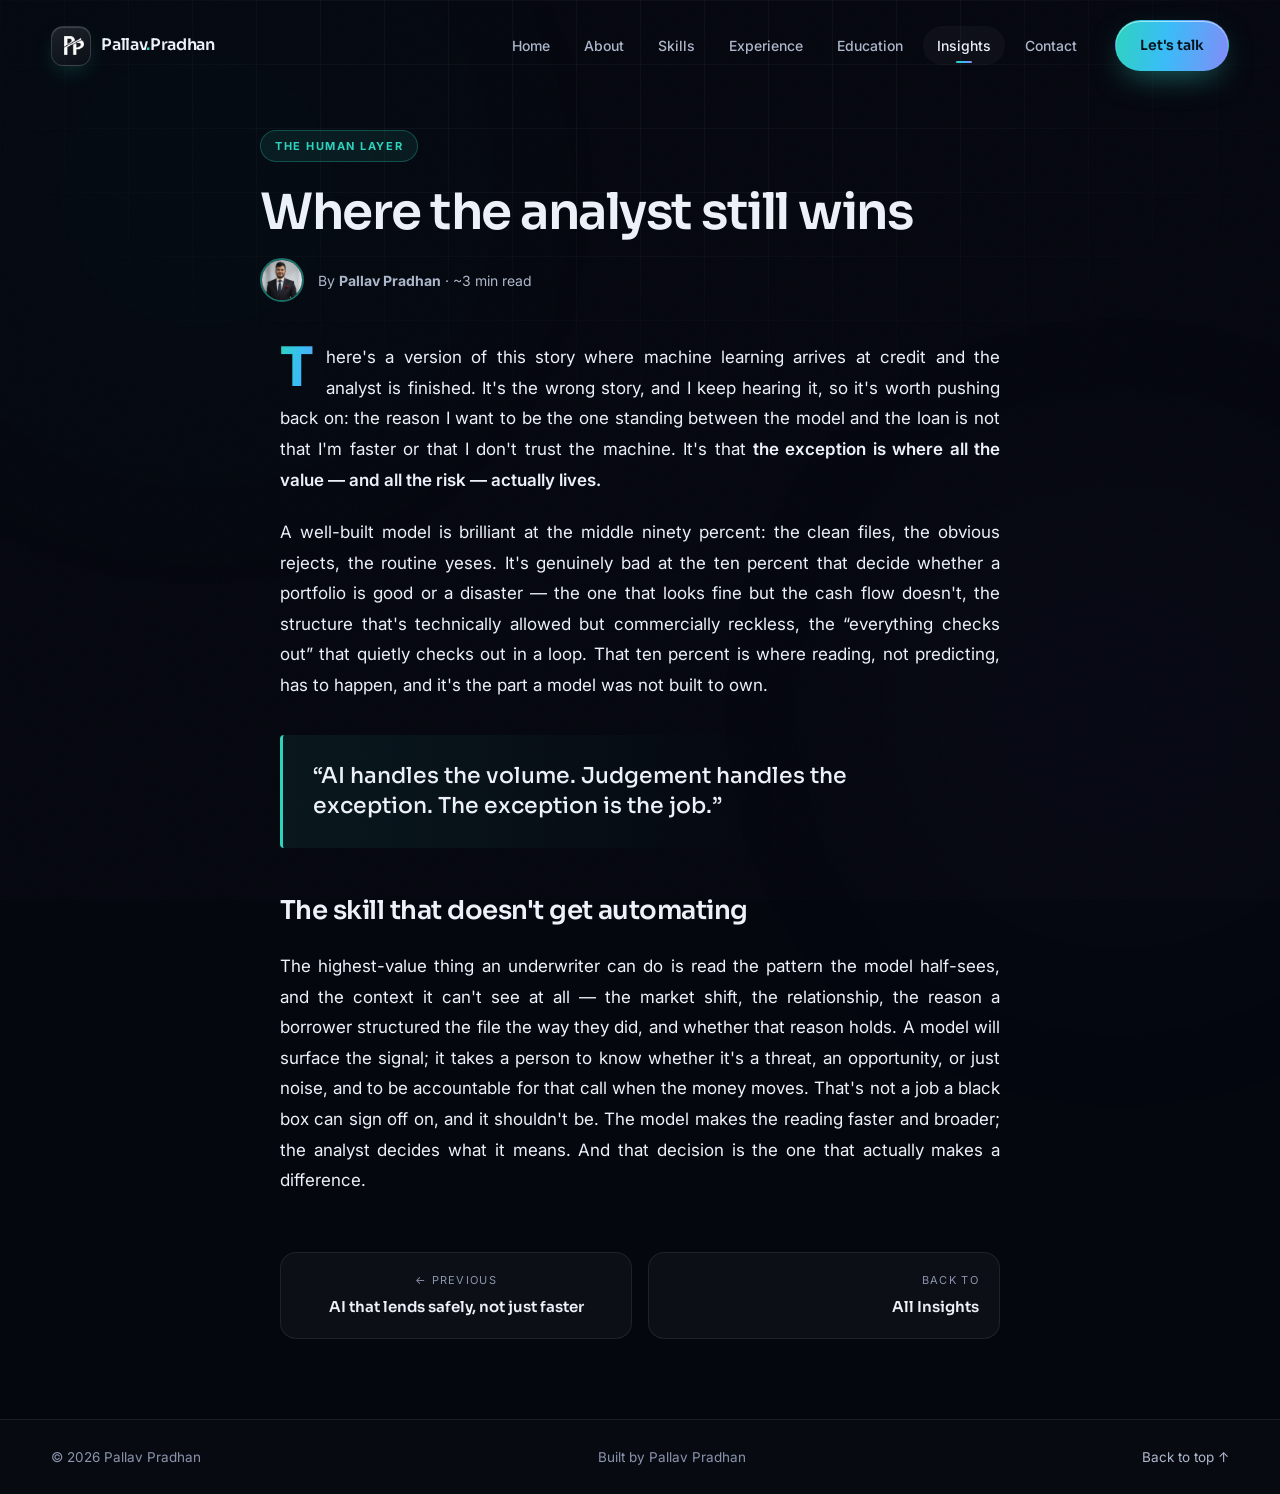
<file: article-human-in-the-loop.html>
<!DOCTYPE html>
<html lang="en">
<head>
  <meta charset="UTF-8" />
  <meta name="viewport" content="width=device-width, initial-scale=1.0" />
  <title>Where the analyst still wins | Pallav Pradhan</title>
  <meta name="description" content="AI handles the volume; judgement handles the exception. Pallav Pradhan on the one thing a model can't replace, and where the underwriter's role actually gets more valuable." />
  <meta name="author" content="Pallav Pradhan" />
  <meta name="robots" content="index, follow" />
  <link rel="canonical" href="https://pallav.site/insights/human-in-the-loop" />
  <meta property="og:type" content="article" />
  <meta property="og:site_name" content="Pallav Pradhan" />
  <meta property="og:title" content="Where the analyst still wins | Pallav Pradhan" />
  <meta property="og:description" content="AI handles the volume; judgement handles the exception. The one thing a model can't replace." />
  <meta property="og:url" content="https://pallav.site/insights/human-in-the-loop" />
  <meta property="og:image" content="https://pallav.site/photo.jpg" />
  <meta name="twitter:card" content="summary" />
  <meta name="twitter:title" content="Where the analyst still wins | Pallav Pradhan" />
  <meta name="twitter:description" content="AI handles the volume; judgement handles the exception. The one thing a model can't replace." />
  <link rel="icon" type="image/jpeg" href="photo-favicon.jpg" />
  <link rel="preconnect" href="https://fonts.googleapis.com" />
  <link rel="preconnect" href="https://fonts.gstatic.com" crossorigin />
  <link href="https://fonts.googleapis.com/css2?family=Sora:wght@300;400;500;600;700;800&family=Inter:wght@300;400;500;600;700&display=swap" rel="stylesheet" />
  <link rel="stylesheet" href="style.css?v=14" />
  <script type="application/ld+json">
  {
    "@context": "https://schema.org",
    "@type": "Article",
    "headline": "Where the analyst still wins",
    "description": "AI handles the volume; judgement handles the exception. Where the underwriter's role actually gets more valuable.",
    "image": "https://pallav.site/photo.jpg",
    "author": { "@type": "Person", "name": "Pallav Pradhan", "url": "https://pallav.site/" },
    "publisher": { "@type": "Organization", "name": "Pallav Pradhan", "logo": { "@type": "ImageObject", "url": "https://pallav.site/photo.jpg" } },
    "mainEntityOfPage": "https://pallav.site/insights/human-in-the-loop",
    "datePublished": "2026-11-19",
    "dateModified": "2026-11-19"
  }
  </script>
</head>
<body>

  <div class="preloader" id="preloader"><div class="preloader-inner"><div class="preloader-ring"></div><span class="preloader-text">PP</span></div></div>
  <div class="cursor-dot" id="cursorDot"></div>
  <div class="cursor-ring" id="cursorRing"></div>
  <div class="bg-grid"></div>
  <div class="bg-glow glow-1"></div>
  <div class="bg-glow glow-2"></div>

  <header class="nav" id="nav">
    <div class="nav-inner">
      <a href="/" class="logo"><span class="logo-mark"><img src="logo-white.png" alt="Pallav Pradhan" /></span><span class="logo-text">Pallav<span class="logo-dot">.</span>Pradhan</span></a>
      <nav class="nav-links" id="navLinks">
        <a href="/" class="nav-link" data-section="home">Home</a>
        <a href="/#about" class="nav-link" data-section="about">About</a>
        <a href="/#skills" class="nav-link" data-section="skills">Skills</a>
        <a href="/#experience" class="nav-link" data-section="experience">Experience</a>
        <a href="/#education" class="nav-link" data-section="education">Education</a>
        <a href="/insights" class="nav-link active" data-section="insights">Insights</a>
        <a href="/#contact" class="nav-link" data-section="contact">Contact</a>
      </nav>
      <a href="/#contact" class="btn btn-primary nav-cta">Let's talk</a>
      <button class="nav-toggle" id="navToggle" aria-label="Toggle menu"><span></span><span></span><span></span></button>
    </div>
    <div class="nav-progress" id="navProgress"></div>
  </header>

  <main class="article-page">
    <div class="container">
      <article class="article-hero">
        <span class="article-tag">The Human Layer</span>
        <h1>Where the analyst still wins</h1>
        <div class="article-meta">
          <img src="photo-small.jpg" alt="" />
          <span>By <strong>Pallav Pradhan</strong> · ~3 min read</span>
        </div>
      </article>

      <div class="article-body">
        <p>
          There's a version of this story where machine learning arrives at credit and the analyst is
          finished. It's the wrong story, and I keep hearing it, so it's worth pushing back on: the
          reason I want to be the one standing between the model and the loan is not that I'm faster or
          that I don't trust the machine. It's that <strong>the exception is where all the value — and
          all the risk — actually lives.</strong>
        </p>
        <p>
          A well-built model is brilliant at the middle ninety percent: the clean files, the obvious
          rejects, the routine yeses. It's genuinely bad at the ten percent that decide whether a
          portfolio is good or a disaster — the one that looks fine but the cash flow doesn't, the
          structure that's technically allowed but commercially reckless, the “everything checks out”
          that quietly checks out in a loop. That ten percent is where reading, not predicting, has to
          happen, and it's the part a model was not built to own.
        </p>

        <div class="article-quote">
          “AI handles the volume. Judgement handles the exception. The exception is the job.”
        </div>

        <h2>The skill that doesn't get automating</h2>
        <p>
          The highest-value thing an underwriter can do is read the pattern the model half-sees, and the
          context it can't see at all — the market shift, the relationship, the reason a borrower
          structured the file the way they did, and whether that reason holds. A model will surface the
          signal; it takes a person to know whether it's a threat, an opportunity, or just noise, and to
          be accountable for that call when the money moves. That's not a job a black box can sign off on,
          and it shouldn't be. The model makes the reading faster and broader; the analyst decides what it
          means. And that decision is the one that actually makes a difference.
        </p>
      </div>

      <nav class="article-nav">
        <a class="an-home" href="/insights/responsible-lending"><span class="an-label">← Previous</span><span class="an-title">AI that lends safely, not just faster</span></a>
        <a class="an-next" href="/insights"><span class="an-label">Back to</span><span class="an-title">All Insights</span></a>
      </nav>
    </div>
  </main>

  <footer class="footer">
    <div class="container footer-inner">
      <span>© <span id="year"></span> Pallav Pradhan</span>
      <span class="footer-mid">Built by Pallav Pradhan</span>
      <a href="/">Back to top ↑</a>
    </div>
  </footer>

  <script src="script.js?v=14"></script>
</body>
</html>
</file>
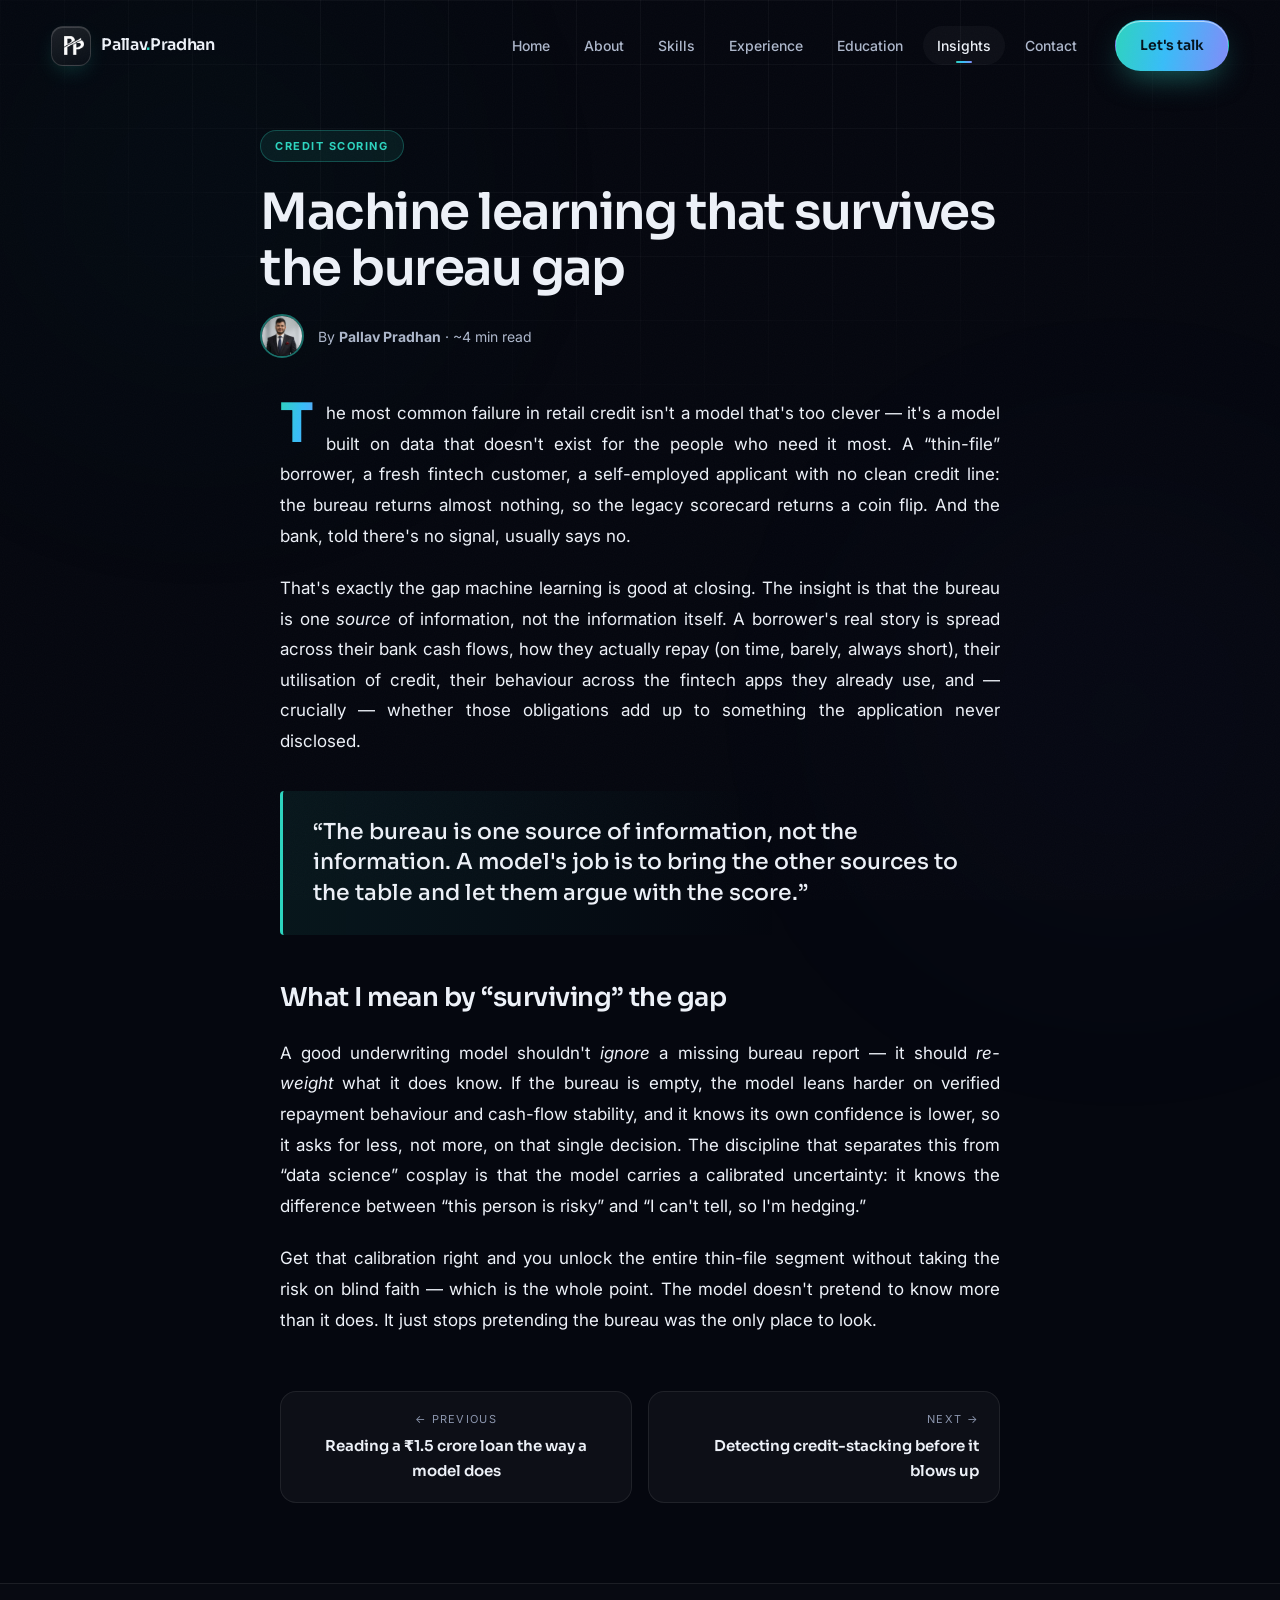
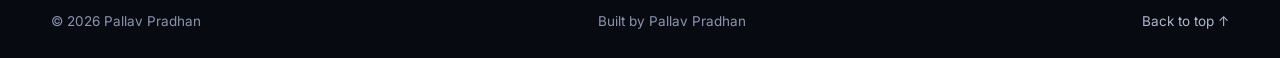
<file: article-ml-credit-scoring.html>
<!DOCTYPE html>
<html lang="en">
<head>
  <meta charset="UTF-8" />
  <meta name="viewport" content="width=device-width, initial-scale=1.0" />
  <title>Machine learning that survives the bureau gap | Pallav Pradhan</title>
  <meta name="description" content="Credit scoring shouldn't stop at three bureau numbers. Pallav Pradhan on layering cash-flow, repayment behaviour and alternate data to underwrite the thin-file and fintech borrower that legacy scorecards write off — without taking risk on blind faith." />
  <meta name="author" content="Pallav Pradhan" />
  <meta name="robots" content="index, follow" />
  <link rel="canonical" href="https://pallav.site/insights/ml-credit-scoring" />
  <meta property="og:type" content="article" />
  <meta property="og:site_name" content="Pallav Pradhan" />
  <meta property="og:title" content="Machine learning that survives the bureau gap | Pallav Pradhan" />
  <meta property="og:description" content="Underwriting the thin-file and fintech borrower legacy scorecards write off — without blind faith." />
  <meta property="og:url" content="https://pallav.site/insights/ml-credit-scoring" />
  <meta property="og:image" content="https://pallav.site/photo.jpg" />
  <meta name="twitter:card" content="summary" />
  <meta name="twitter:title" content="Machine learning that survives the bureau gap | Pallav Pradhan" />
  <meta name="twitter:description" content="Underwriting the thin-file and fintech borrower legacy scorecards write off — without blind faith." />
  <link rel="icon" type="image/jpeg" href="photo-favicon.jpg" />
  <link rel="preconnect" href="https://fonts.googleapis.com" />
  <link rel="preconnect" href="https://fonts.gstatic.com" crossorigin />
  <link href="https://fonts.googleapis.com/css2?family=Sora:wght@300;400;500;600;700;800&family=Inter:wght@300;400;500;600;700&display=swap" rel="stylesheet" />
  <link rel="stylesheet" href="style.css?v=14" />
  <script type="application/ld+json">
  {
    "@context": "https://schema.org",
    "@type": "Article",
    "headline": "Machine learning that survives the bureau gap",
    "description": "Layering cash-flow, repayment behaviour and alternate data to underwrite the thin-file and fintech borrower legacy scorecards write off.",
    "image": "https://pallav.site/photo.jpg",
    "author": { "@type": "Person", "name": "Pallav Pradhan", "url": "https://pallav.site/" },
    "publisher": { "@type": "Organization", "name": "Pallav Pradhan", "logo": { "@type": "ImageObject", "url": "https://pallav.site/photo.jpg" } },
    "mainEntityOfPage": "https://pallav.site/insights/ml-credit-scoring",
    "datePublished": "2026-11-19",
    "dateModified": "2026-11-19"
  }
  </script>
</head>
<body>

  <div class="preloader" id="preloader"><div class="preloader-inner"><div class="preloader-ring"></div><span class="preloader-text">PP</span></div></div>
  <div class="cursor-dot" id="cursorDot"></div>
  <div class="cursor-ring" id="cursorRing"></div>
  <div class="bg-grid"></div>
  <div class="bg-glow glow-1"></div>
  <div class="bg-glow glow-2"></div>

  <header class="nav" id="nav">
    <div class="nav-inner">
      <a href="/" class="logo"><span class="logo-mark"><img src="logo-white.png" alt="Pallav Pradhan" /></span><span class="logo-text">Pallav<span class="logo-dot">.</span>Pradhan</span></a>
      <nav class="nav-links" id="navLinks">
        <a href="/" class="nav-link" data-section="home">Home</a>
        <a href="/#about" class="nav-link" data-section="about">About</a>
        <a href="/#skills" class="nav-link" data-section="skills">Skills</a>
        <a href="/#experience" class="nav-link" data-section="experience">Experience</a>
        <a href="/#education" class="nav-link" data-section="education">Education</a>
        <a href="/insights" class="nav-link active" data-section="insights">Insights</a>
        <a href="/#contact" class="nav-link" data-section="contact">Contact</a>
      </nav>
      <a href="/#contact" class="btn btn-primary nav-cta">Let's talk</a>
      <button class="nav-toggle" id="navToggle" aria-label="Toggle menu"><span></span><span></span><span></span></button>
    </div>
    <div class="nav-progress" id="navProgress"></div>
  </header>

  <main class="article-page">
    <div class="container">
      <article class="article-hero">
        <span class="article-tag">Credit Scoring</span>
        <h1>Machine learning that survives the bureau gap</h1>
        <div class="article-meta">
          <img src="photo-small.jpg" alt="" />
          <span>By <strong>Pallav Pradhan</strong> · ~4 min read</span>
        </div>
      </article>

      <div class="article-body">
        <p>
          The most common failure in retail credit isn't a model that's too clever — it's a model built
          on data that doesn't exist for the people who need it most. A “thin-file” borrower, a fresh
          fintech customer, a self-employed applicant with no clean credit line: the bureau returns
          almost nothing, so the legacy scorecard returns a coin flip. And the bank, told there's no
          signal, usually says no.
        </p>
        <p>
          That's exactly the gap machine learning is good at closing. The insight is that the bureau is
          one <em>source</em> of information, not the information itself. A borrower's real story is spread
          across their bank cash flows, how they actually repay (on time, barely, always short), their
          utilisation of credit, their behaviour across the fintech apps they already use, and — crucially —
          whether those obligations add up to something the application never disclosed.
        </p>

        <div class="article-quote">
          “The bureau is one source of information, not the information. A model's job is to bring the
          other sources to the table and let them argue with the score.”
        </div>

        <h2>What I mean by “surviving” the gap</h2>
        <p>
          A good underwriting model shouldn't <em>ignore</em> a missing bureau report — it should
          <em>re-weight</em> what it does know. If the bureau is empty, the model leans harder on
          verified repayment behaviour and cash-flow stability, and it knows its own confidence is lower,
          so it asks for less, not more, on that single decision. The discipline that separates this from
          “data science” cosplay is that the model carries a calibrated uncertainty: it knows the
          difference between “this person is risky” and “I can't tell, so I'm hedging.”
        </p>
        <p>
          Get that calibration right and you unlock the entire thin-file segment without taking the risk
          on blind faith — which is the whole point. The model doesn't pretend to know more than it does.
          It just stops pretending the bureau was the only place to look.
        </p>
      </div>

      <nav class="article-nav">
        <a class="an-home" href="/insights/circular-transactions"><span class="an-label">← Previous</span><span class="an-title">Reading a ₹1.5 crore loan the way a model does</span></a>
        <a class="an-next" href="/insights/detecting-credit-stacking"><span class="an-label">Next →</span><span class="an-title">Detecting credit-stacking before it blows up</span></a>
      </nav>
    </div>
  </main>

  <footer class="footer">
    <div class="container footer-inner">
      <span>© <span id="year"></span> Pallav Pradhan</span>
      <span class="footer-mid">Built by Pallav Pradhan</span>
      <a href="/">Back to top ↑</a>
    </div>
  </footer>

  <script src="script.js?v=14"></script>
</body>
</html>
</file>
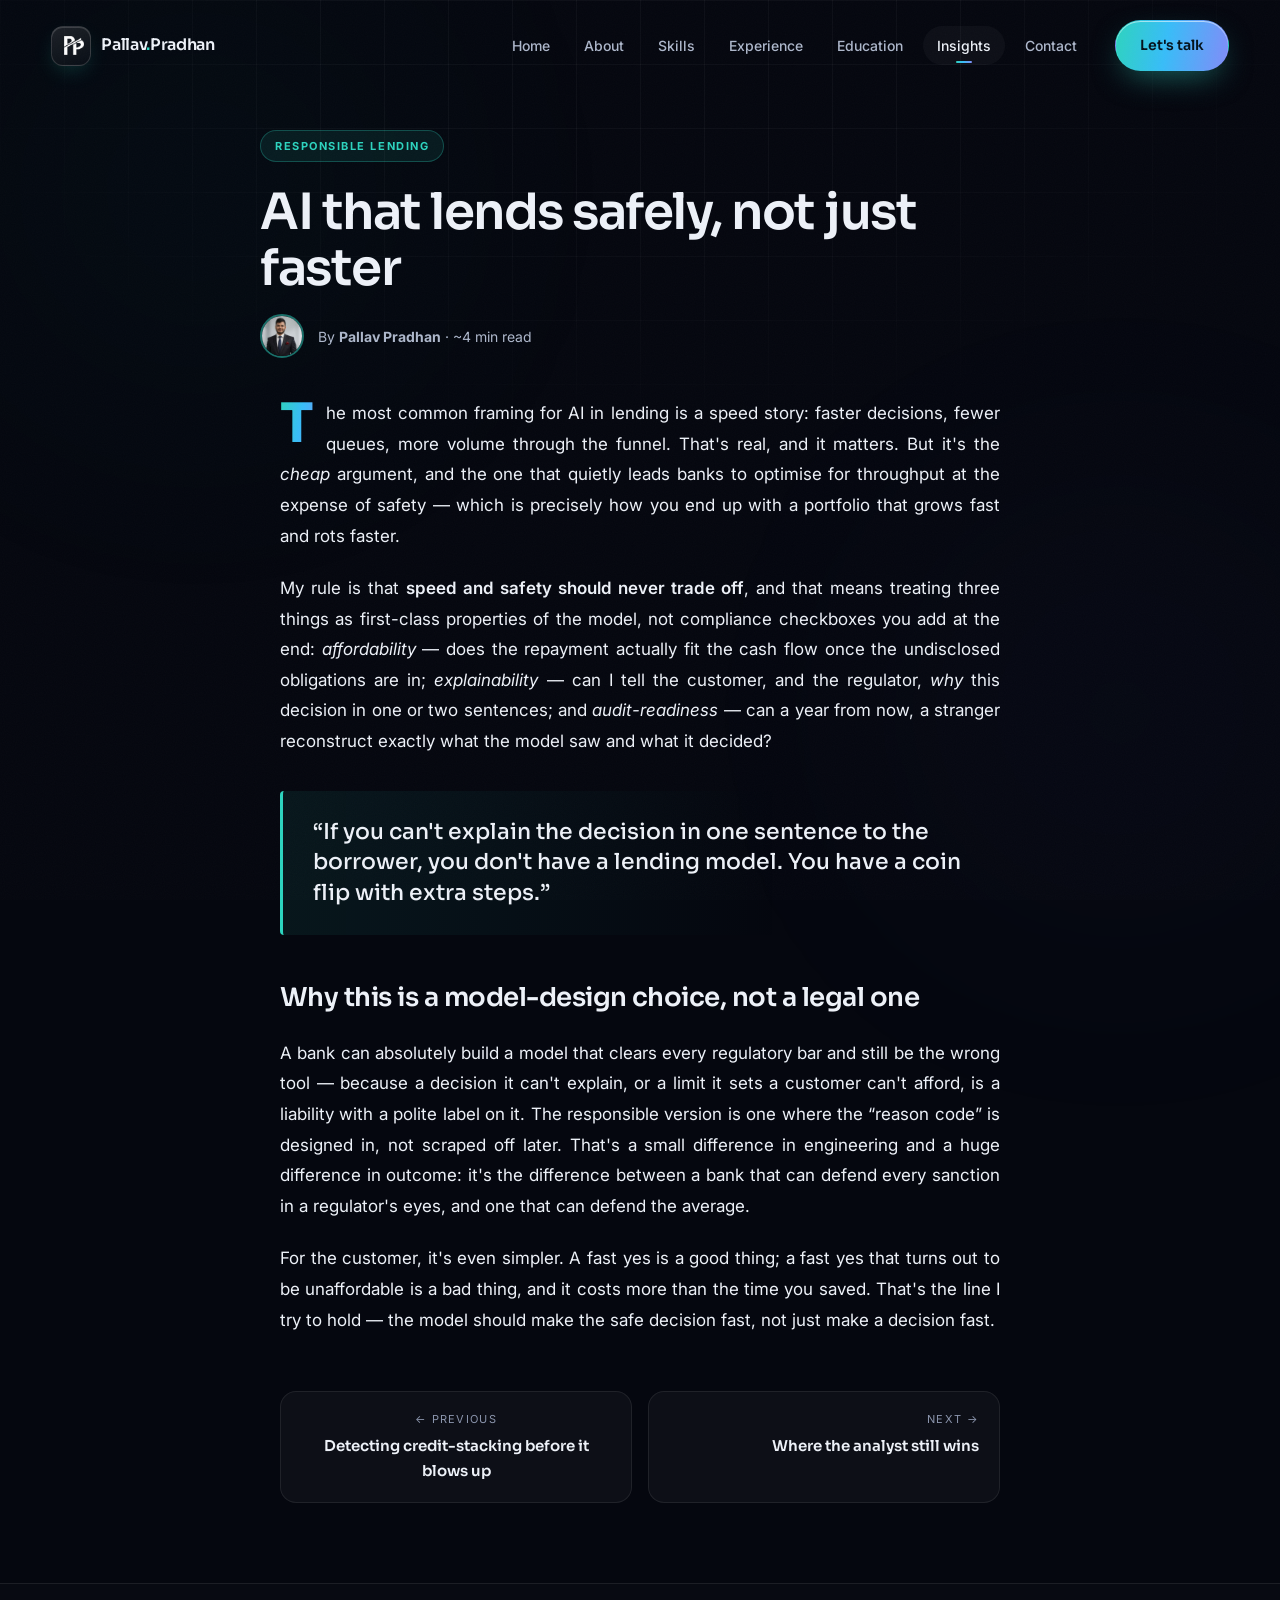
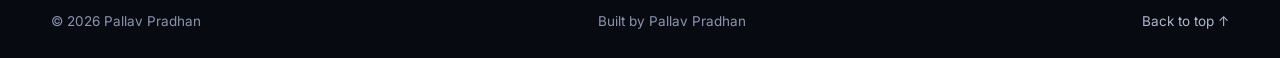
<file: article-responsible-lending.html>
<!DOCTYPE html>
<html lang="en">
<head>
  <meta charset="UTF-8" />
  <meta name="viewport" content="width=device-width, initial-scale=1.0" />
  <title>AI that lends safely, not just faster | Pallav Pradhan</title>
  <meta name="description" content="Speed and safety should never trade off. Pallav Pradhan on keeping affordability, explainability and audit-readiness built into credit models — not bolted on after the fact." />
  <meta name="author" content="Pallav Pradhan" />
  <meta name="robots" content="index, follow" />
  <link rel="canonical" href="https://pallav.site/insights/responsible-lending" />
  <meta property="og:type" content="article" />
  <meta property="og:site_name" content="Pallav Pradhan" />
  <meta property="og:title" content="AI that lends safely, not just faster | Pallav Pradhan" />
  <meta property="og:description" content="Keeping affordability, explainability and audit-readiness built into the model, not bolted on after." />
  <meta property="og:url" content="https://pallav.site/insights/responsible-lending" />
  <meta property="og:image" content="https://pallav.site/photo.jpg" />
  <meta name="twitter:card" content="summary" />
  <meta name="twitter:title" content="AI that lends safely, not just faster | Pallav Pradhan" />
  <meta name="twitter:description" content="Keeping affordability, explainability and audit-readiness built into the model, not bolted on after." />
  <link rel="icon" type="image/jpeg" href="photo-favicon.jpg" />
  <link rel="preconnect" href="https://fonts.googleapis.com" />
  <link rel="preconnect" href="https://fonts.gstatic.com" crossorigin />
  <link href="https://fonts.googleapis.com/css2?family=Sora:wght@300;400;500;600;700;800&family=Inter:wght@300;400;500;600;700&display=swap" rel="stylesheet" />
  <link rel="stylesheet" href="style.css?v=14" />
  <script type="application/ld+json">
  {
    "@context": "https://schema.org",
    "@type": "Article",
    "headline": "AI that lends safely, not just faster",
    "description": "Keeping affordability, explainability and audit-readiness built into credit models, not bolted on after the fact.",
    "image": "https://pallav.site/photo.jpg",
    "author": { "@type": "Person", "name": "Pallav Pradhan", "url": "https://pallav.site/" },
    "publisher": { "@type": "Organization", "name": "Pallav Pradhan", "logo": { "@type": "ImageObject", "url": "https://pallav.site/photo.jpg" } },
    "mainEntityOfPage": "https://pallav.site/insights/responsible-lending",
    "datePublished": "2026-11-19",
    "dateModified": "2026-11-19"
  }
  </script>
</head>
<body>

  <div class="preloader" id="preloader"><div class="preloader-inner"><div class="preloader-ring"></div><span class="preloader-text">PP</span></div></div>
  <div class="cursor-dot" id="cursorDot"></div>
  <div class="cursor-ring" id="cursorRing"></div>
  <div class="bg-grid"></div>
  <div class="bg-glow glow-1"></div>
  <div class="bg-glow glow-2"></div>

  <header class="nav" id="nav">
    <div class="nav-inner">
      <a href="/" class="logo"><span class="logo-mark"><img src="logo-white.png" alt="Pallav Pradhan" /></span><span class="logo-text">Pallav<span class="logo-dot">.</span>Pradhan</span></a>
      <nav class="nav-links" id="navLinks">
        <a href="/" class="nav-link" data-section="home">Home</a>
        <a href="/#about" class="nav-link" data-section="about">About</a>
        <a href="/#skills" class="nav-link" data-section="skills">Skills</a>
        <a href="/#experience" class="nav-link" data-section="experience">Experience</a>
        <a href="/#education" class="nav-link" data-section="education">Education</a>
        <a href="/insights" class="nav-link active" data-section="insights">Insights</a>
        <a href="/#contact" class="nav-link" data-section="contact">Contact</a>
      </nav>
      <a href="/#contact" class="btn btn-primary nav-cta">Let's talk</a>
      <button class="nav-toggle" id="navToggle" aria-label="Toggle menu"><span></span><span></span><span></span></button>
    </div>
    <div class="nav-progress" id="navProgress"></div>
  </header>

  <main class="article-page">
    <div class="container">
      <article class="article-hero">
        <span class="article-tag">Responsible Lending</span>
        <h1>AI that lends safely, not just faster</h1>
        <div class="article-meta">
          <img src="photo-small.jpg" alt="" />
          <span>By <strong>Pallav Pradhan</strong> · ~4 min read</span>
        </div>
      </article>

      <div class="article-body">
        <p>
          The most common framing for AI in lending is a speed story: faster decisions, fewer queues,
          more volume through the funnel. That's real, and it matters. But it's the <em>cheap</em>
          argument, and the one that quietly leads banks to optimise for throughput at the expense of
          safety — which is precisely how you end up with a portfolio that grows fast and rots faster.
        </p>
        <p>
          My rule is that <strong>speed and safety should never trade off</strong>, and that means
          treating three things as first-class properties of the model, not compliance checkboxes you add
          at the end: <em>affordability</em> — does the repayment actually fit the cash flow once the
          undisclosed obligations are in; <em>explainability</em> — can I tell the customer, and the
          regulator, <em>why</em> this decision in one or two sentences; and <em>audit-readiness</em> —
          can a year from now, a stranger reconstruct exactly what the model saw and what it decided?
        </p>

        <div class="article-quote">
          “If you can't explain the decision in one sentence to the borrower, you don't have a lending
          model. You have a coin flip with extra steps.”
        </div>

        <h2>Why this is a model-design choice, not a legal one</h2>
        <p>
          A bank can absolutely build a model that clears every regulatory bar and still be the wrong
          tool — because a decision it can't explain, or a limit it sets a customer can't afford, is a
          liability with a polite label on it. The responsible version is one where the “reason code” is
          designed in, not scraped off later. That's a small difference in engineering and a huge
          difference in outcome: it's the difference between a bank that can defend every sanction in a
          regulator's eyes, and one that can defend the average.
        </p>
        <p>
          For the customer, it's even simpler. A fast yes is a good thing; a fast yes that turns out to be
          unaffordable is a bad thing, and it costs more than the time you saved. That's the line I try to
          hold — the model should make the safe decision fast, not just make a decision fast.
        </p>
      </div>

      <nav class="article-nav">
        <a class="an-home" href="/insights/detecting-credit-stacking"><span class="an-label">← Previous</span><span class="an-title">Detecting credit-stacking before it blows up</span></a>
        <a class="an-next" href="/insights/human-in-the-loop"><span class="an-label">Next →</span><span class="an-title">Where the analyst still wins</span></a>
      </nav>
    </div>
  </main>

  <footer class="footer">
    <div class="container footer-inner">
      <span>© <span id="year"></span> Pallav Pradhan</span>
      <span class="footer-mid">Built by Pallav Pradhan</span>
      <a href="/">Back to top ↑</a>
    </div>
  </footer>

  <script src="script.js?v=14"></script>
</body>
</html>
</file>
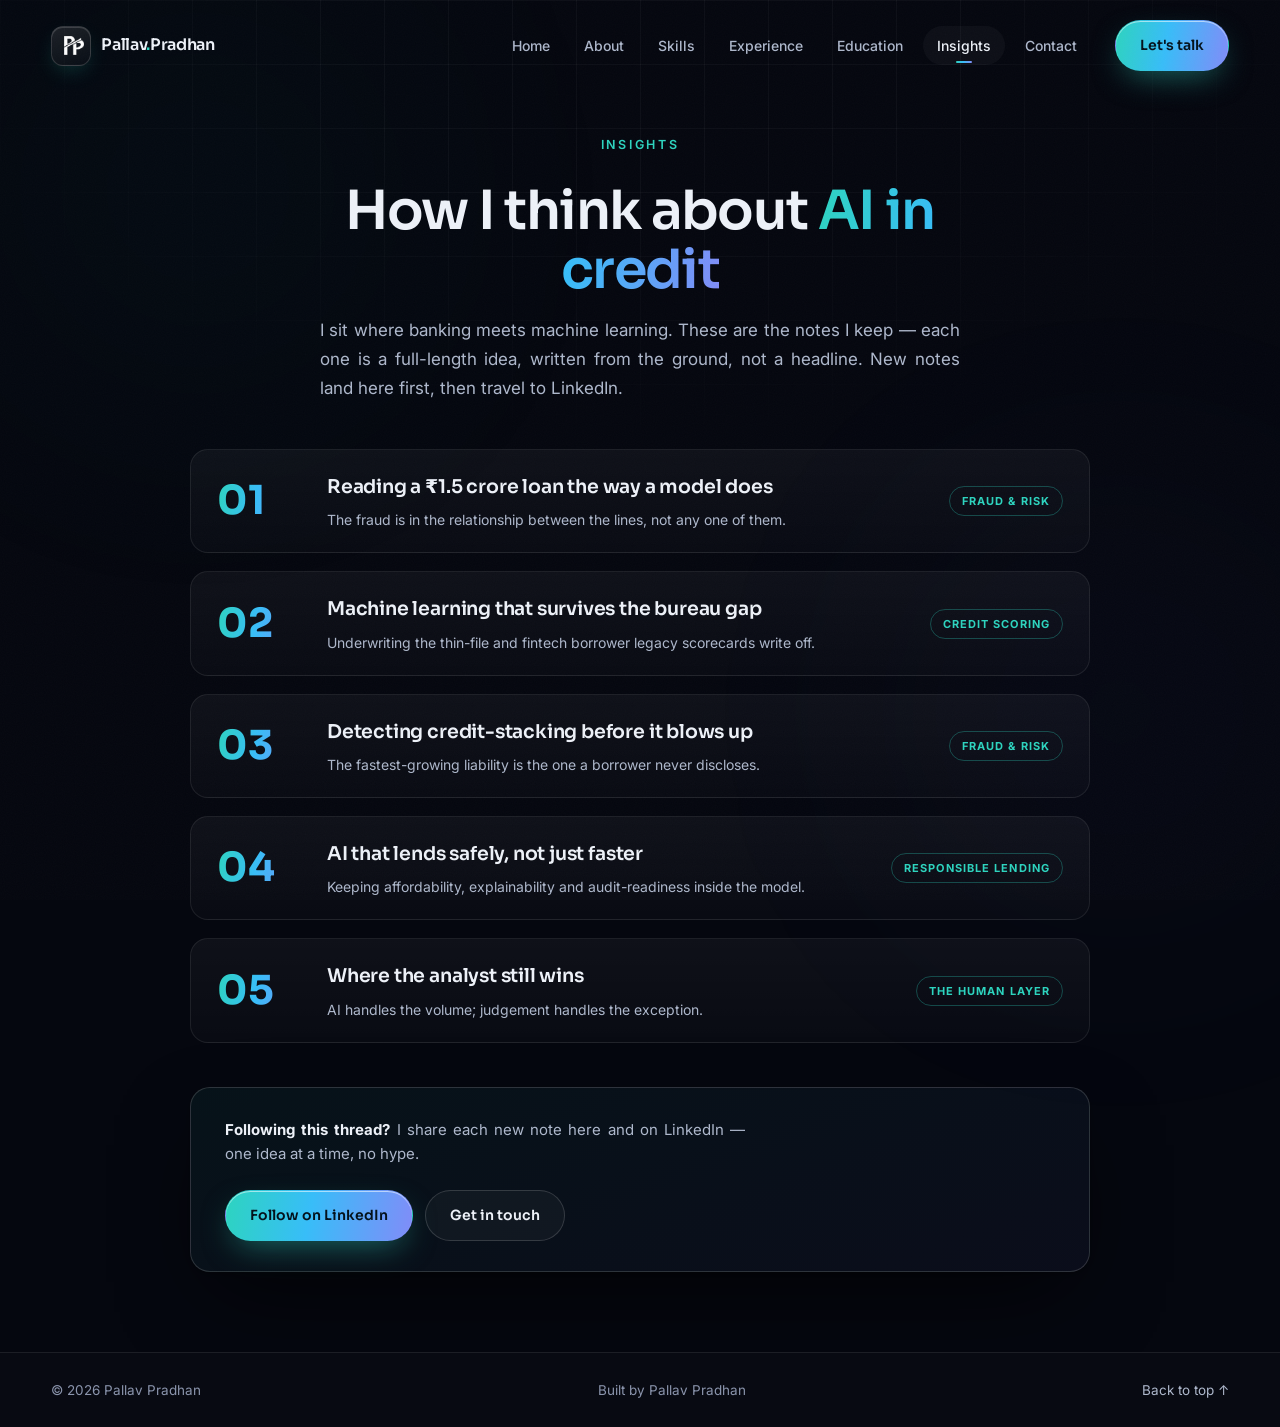
<file: insights.html>
<!DOCTYPE html>
<html lang="en">
<head>
  <meta charset="UTF-8" />
  <meta name="viewport" content="width=device-width, initial-scale=1.0" />
  <title>Insights — AI in Credit &amp; Underwriting | Pallav Pradhan</title>
  <meta name="description" content="Pallav Pradhan's notes on AI in credit risk and underwriting: machine-learning credit scoring, detecting credit-stacking and fraud, responsible lending, and the analyst's role. One idea at a time, grounded in real credit work." />
  <meta name="author" content="Pallav Pradhan" />
  <meta name="robots" content="index, follow" />
  <link rel="canonical" href="https://pallav.site/insights" />
  <meta property="og:type" content="website" />
  <meta property="og:site_name" content="Pallav Pradhan" />
  <meta property="og:title" content="Insights — How I think about AI in credit | Pallav Pradhan" />
  <meta property="og:description" content="Notes on AI in credit risk and underwriting — one idea at a time, grounded in real credit work." />
  <meta property="og:url" content="https://pallav.site/insights" />
  <meta property="og:image" content="https://pallav.site/photo.jpg" />
  <meta name="twitter:card" content="summary" />
  <meta name="twitter:title" content="Insights — How I think about AI in credit | Pallav Pradhan" />
  <meta name="twitter:description" content="Notes on AI in credit risk and underwriting — one idea at a time, grounded in real credit work." />
  <meta name="twitter:image" content="https://pallav.site/photo.jpg" />
  <link rel="icon" type="image/jpeg" href="photo-favicon.jpg" />
  <link rel="preconnect" href="https://fonts.googleapis.com" />
  <link rel="preconnect" href="https://fonts.gstatic.com" crossorigin />
  <link href="https://fonts.googleapis.com/css2?family=Sora:wght@300;400;500;600;700;800&family=Inter:wght@300;400;500;600;700&display=swap" rel="stylesheet" />
  <link rel="stylesheet" href="style.css?v=14" />
</head>
<body>

  <!-- Preloader -->
  <div class="preloader" id="preloader">
    <div class="preloader-inner">
      <div class="preloader-ring"></div>
      <span class="preloader-text">PP</span>
    </div>
  </div>

  <!-- Custom cursor -->
  <div class="cursor-dot" id="cursorDot"></div>
  <div class="cursor-ring" id="cursorRing"></div>

  <!-- Background grid + glow -->
  <div class="bg-grid"></div>
  <div class="bg-glow glow-1"></div>
  <div class="bg-glow glow-2"></div>

  <!-- Navigation -->
  <header class="nav" id="nav">
    <div class="nav-inner">
      <a href="/" class="logo">
        <span class="logo-mark"><img src="logo-white.png" alt="Pallav Pradhan" /></span>
        <span class="logo-text">Pallav<span class="logo-dot">.</span>Pradhan</span>
      </a>
      <nav class="nav-links" id="navLinks">
        <a href="/" class="nav-link" data-section="home">Home</a>
        <a href="/#about" class="nav-link" data-section="about">About</a>
        <a href="/#skills" class="nav-link" data-section="skills">Skills</a>
        <a href="/#experience" class="nav-link" data-section="experience">Experience</a>
        <a href="/#education" class="nav-link" data-section="education">Education</a>
        <a href="/insights" class="nav-link active" data-section="insights">Insights</a>
        <a href="/#contact" class="nav-link" data-section="contact">Contact</a>
      </nav>
      <a href="/#contact" class="btn btn-primary nav-cta">Let's talk</a>
      <button class="nav-toggle" id="navToggle" aria-label="Toggle menu">
        <span></span><span></span><span></span>
      </button>
    </div>
    <div class="nav-progress" id="navProgress"></div>
  </header>

  <!-- HUB -->
  <main class="hub-page">
    <div class="container">
      <div class="hub-hero reveal" data-reveal>
        <span class="section-tag">Insights</span>
        <h1>How I think about <span class="grad">AI in credit</span></h1>
        <p>I sit where banking meets machine learning. These are the notes I keep — each one is a full-length idea, written from the ground, not a headline. New notes land here first, then travel to LinkedIn.</p>
      </div>

      <div class="hub-list">
        <a class="hub-item reveal" data-reveal href="/insights/circular-transactions">
          <span class="hub-num">01</span>
          <div>
            <h3>Reading a ₹1.5 crore loan the way a model does</h3>
            <p>The fraud is in the relationship between the lines, not any one of them.</p>
          </div>
          <span class="hub-tag">Fraud &amp; Risk</span>
        </a>

        <a class="hub-item reveal" data-reveal href="/insights/ml-credit-scoring">
          <span class="hub-num">02</span>
          <div>
            <h3>Machine learning that survives the bureau gap</h3>
            <p>Underwriting the thin-file and fintech borrower legacy scorecards write off.</p>
          </div>
          <span class="hub-tag">Credit Scoring</span>
        </a>

        <a class="hub-item reveal" data-reveal href="/insights/detecting-credit-stacking">
          <span class="hub-num">03</span>
          <div>
            <h3>Detecting credit-stacking before it blows up</h3>
            <p>The fastest-growing liability is the one a borrower never discloses.</p>
          </div>
          <span class="hub-tag">Fraud &amp; Risk</span>
        </a>

        <a class="hub-item reveal" data-reveal href="/insights/responsible-lending">
          <span class="hub-num">04</span>
          <div>
            <h3>AI that lends safely, not just faster</h3>
            <p>Keeping affordability, explainability and audit-readiness inside the model.</p>
          </div>
          <span class="hub-tag">Responsible Lending</span>
        </a>

        <a class="hub-item reveal" data-reveal href="/insights/human-in-the-loop">
          <span class="hub-num">05</span>
          <div>
            <h3>Where the analyst still wins</h3>
            <p>AI handles the volume; judgement handles the exception.</p>
          </div>
          <span class="hub-tag">The Human Layer</span>
        </a>
      </div>

      <!-- follow hook -->
      <div class="insights-follow reveal" data-reveal style="max-width:900px;margin:44px auto 0;">
        <p>
          <strong>Following this thread?</strong> I share each new note here and on LinkedIn — one idea at a time, no hype.
        </p>
        <div class="follow-actions">
          <a class="btn btn-primary" href="https://www.linkedin.com/in/pallavpradhan" target="_blank" rel="noopener">Follow on LinkedIn</a>
          <a class="btn btn-ghost" href="/#contact">Get in touch</a>
        </div>
      </div>
    </div>
  </main>

  <!-- Footer -->
  <footer class="footer">
    <div class="container footer-inner">
      <span>© <span id="year"></span> Pallav Pradhan</span>
      <span class="footer-mid">Built by Pallav Pradhan</span>
      <a href="/">Back to top ↑</a>
    </div>
  </footer>

  <script src="script.js?v=14"></script>
</body>
</html>
</file>
<file: style.css>
/* ============================================================
   Pallav Pradhan — Portfolio
   Dark, fintech x data aesthetic · fluid motion everywhere
   ============================================================ */

:root {
  --bg: #05070f;
  --bg-2: #0a0e18;
  --panel: rgba(255, 255, 255, 0.035);
  --panel-2: rgba(255, 255, 255, 0.06);
  --border: rgba(255, 255, 255, 0.08);
  --border-2: rgba(255, 255, 255, 0.15);
  --text: #edf1f8;
  --muted: #aeb8cc;
  --muted-2: #8b95ad;
  --teal: #2dd4bf;
  --cyan: #38bdf8;
  --blue: #818cf8;
  --violet: #a78bfa;
  --grad: linear-gradient(100deg, var(--teal) 0%, var(--cyan) 45%, var(--blue) 100%);
  --grad-soft: linear-gradient(100deg, rgba(45,212,191,.14), rgba(129,140,248,.14));
  --shadow: 0 34px 90px -24px rgba(0, 0, 0, 0.75), 0 2px 6px -2px rgba(0, 0, 0, 0.5);
  --ease: cubic-bezier(0.16, 1, 0.3, 1);
  /* editorial hover curve borrowed from the reference template */
  --ease-2: cubic-bezier(0.165, 0.84, 0.44, 1);
  --font-display: "Sora", system-ui, sans-serif;
  --font-body: "Inter", system-ui, sans-serif;
}

* { margin: 0; padding: 0; box-sizing: border-box; }

/* Hidden from screen, visible to screen readers and search engines */
.visually-hidden {
  position: absolute;
  width: 1px; height: 1px;
  padding: 0; margin: -1px;
  overflow: hidden;
  clip: rect(0 0 0 0);
  white-space: nowrap;
  border: 0;
}

html { scroll-behavior: smooth; }

body {
  background: var(--bg);
  color: var(--text);
  font-family: var(--font-body);
  font-size: 16px;
  line-height: 1.65;
  overflow-x: hidden;
  -webkit-font-smoothing: antialiased;
}

::selection { background: rgba(45, 212, 191, 0.25); color: #fff; }

/* scrollbar */
::-webkit-scrollbar { width: 10px; }
::-webkit-scrollbar-track { background: var(--bg); }
::-webkit-scrollbar-thumb {
  background: linear-gradient(var(--teal), var(--blue));
  border-radius: 99px;
  border: 2px solid var(--bg);
}

.container { width: min(1200px, 92vw); margin-inline: auto; }

.grad {
  background: var(--grad);
  -webkit-background-clip: text;
  background-clip: text;
  color: transparent;
}

.muted { color: var(--muted); }

/* Justified body copy — clean alignment on every paragraph */
p,
.job-points li,
.about-quote,
.c-line, .contact-lines a {
  text-align: justify;
  hyphens: auto;
  -webkit-hyphens: auto;
}

/* ---------- Background layers ---------- */
.bg-grid {
  position: fixed;
  inset: 0;
  z-index: 0;
  pointer-events: none;
  background-image:
    linear-gradient(rgba(255,255,255,0.035) 1px, transparent 1px),
    linear-gradient(90deg, rgba(255,255,255,0.035) 1px, transparent 1px);
  background-size: 64px 64px;
  mask-image: radial-gradient(ellipse 80% 70% at 50% 0%, black 30%, transparent 75%);
  -webkit-mask-image: radial-gradient(ellipse 80% 70% at 50% 0%, black 30%, transparent 75%);
}

.bg-glow {
  position: fixed;
  z-index: 0;
  width: 55vw;
  height: 55vw;
  max-width: 780px;
  max-height: 780px;
  border-radius: 50%;
  filter: blur(140px);
  opacity: 0.42;
  pointer-events: none;
}
.glow-1 {
  top: -18%;
  left: -12%;
  background: radial-gradient(circle, rgba(45, 212, 191, 0.14), transparent 65%);
  animation: glowDrift 22s ease-in-out infinite alternate;
}
.glow-2 {
  top: 40%;
  right: -15%;
  background: radial-gradient(circle, rgba(129, 140, 248, 0.14), transparent 65%);
  animation: glowDrift 26s ease-in-out infinite alternate-reverse;
}

/* subtle matte grain — premium paper texture over the dark canvas */
body::after {
  content: "";
  position: fixed;
  inset: 0;
  z-index: 997;
  pointer-events: none;
  opacity: 0.05;
  background-image: url("data:image/svg+xml,%3Csvg xmlns='http://www.w3.org/2000/svg' width='160' height='160'%3E%3Cfilter id='n'%3E%3CfeTurbulence type='fractalNoise' baseFrequency='0.9' numOctaves='2'/%3E%3C/filter%3E%3Crect width='100%25' height='100%25' filter='url(%23n)' opacity='0.5'/%3E%3C/svg%3E");
}
@keyframes glowDrift {
  to { transform: translate(6vw, 4vh) scale(1.12); }
}

/* ---------- Preloader ---------- */
.preloader {
  position: fixed;
  inset: 0;
  z-index: 999;
  background: var(--bg);
  display: grid;
  place-items: center;
  transition: opacity 0.6s ease, visibility 0.6s ease;
}
.preloader.done { opacity: 0; visibility: hidden; }
.preloader-inner {
  display: flex;
  flex-direction: column;
  align-items: center;
  gap: 18px;
}
.preloader-ring {
  width: 52px;
  height: 52px;
  border-radius: 50%;
  border: 2px solid rgba(255, 255, 255, 0.1);
  border-top-color: var(--teal);
  border-right-color: var(--blue);
  animation: spin 0.9s linear infinite;
}
.preloader-text {
  font-family: var(--font-display);
  font-weight: 700;
  font-size: 14px;
  letter-spacing: 4px;
  color: var(--muted);
}
@keyframes spin { to { transform: rotate(360deg); } }

/* ---------- Custom cursor ---------- */
.cursor-dot, .cursor-ring {
  position: fixed;
  top: 0; left: 0;
  border-radius: 50%;
  pointer-events: none;
  z-index: 998;
}
.cursor-dot {
  width: 6px; height: 6px;
  background: var(--teal);
  transform: translate(-50%, -50%);
  transition: width .2s, height .2s;
}
.cursor-ring {
  width: 34px; height: 34px;
  border: 1.5px solid rgba(45, 212, 191, 0.4);
  transform: translate(-50%, -50%);
  transition: width .3s var(--ease), height .3s var(--ease), border-color .3s, background .3s;
}
body.hovering .cursor-ring {
  width: 52px; height: 52px;
  border-color: var(--teal);
  background: rgba(45, 212, 191, 0.08);
}
@media (hover: none) {
  .cursor-dot, .cursor-ring { display: none; }
}

/* ---------- Nav ---------- */
.nav {
  position: fixed;
  top: 0; left: 0; right: 0;
  z-index: 100;
  padding: 20px 0;
  transition: padding 0.4s var(--ease), background 0.4s, backdrop-filter 0.4s;
}
.nav.scrolled {
  padding: 12px 0;
  background: rgba(6, 9, 16, 0.72);
  backdrop-filter: blur(16px);
  border-bottom: 1px solid var(--border);
}
.nav-inner {
  width: min(1200px, 92vw);
  margin-inline: auto;
  display: flex;
  align-items: center;
  gap: 24px;
}
.logo {
  display: flex;
  align-items: center;
  gap: 10px;
  text-decoration: none;
  color: var(--text);
}
.logo-mark {
  position: relative;
  width: 40px; height: 40px;
  border-radius: 12px;
  display: grid;
  place-items: center;
  padding: 6px;
  background: linear-gradient(160deg, rgba(255,255,255,0.10), rgba(255,255,255,0.02));
  border: 1px solid var(--border-2);
  box-shadow: 0 8px 24px -10px rgba(45, 212, 191, 0.45), inset 0 1px 0 rgba(255,255,255,0.15);
}
.logo-mark img {
  position: relative;
  z-index: 1;
  width: 100%; height: 100%;
  object-fit: contain;
  object-position: center;
  display: block;
}
.logo-text {
  font-family: var(--font-display);
  font-weight: 600;
  letter-spacing: -0.02em;
}
.logo-dot { color: var(--teal); }

.nav-links {
  display: flex;
  gap: 6px;
  margin-left: auto;
}
.nav-link {
  position: relative;
  color: var(--muted);
  text-decoration: none;
  font-size: 14px;
  font-weight: 500;
  padding: 8px 14px;
  border-radius: 99px;
  transition: color 0.3s, background 0.3s;
}
.nav-link:hover { color: var(--text); }
.nav-link.active {
  color: var(--text);
  background: var(--panel);
}
.nav-link.active::after {
  content: "";
  position: absolute;
  left: 50%;
  bottom: 2px;
  width: 16px; height: 2px;
  transform: translateX(-50%);
  border-radius: 99px;
  background: var(--grad);
}

.nav-cta { white-space: nowrap; }

.nav-progress {
  position: absolute;
  bottom: -1px; left: 0;
  height: 2px;
  width: 100%;
  transform-origin: left;
  transform: scaleX(0);
  background: var(--grad);
}

.nav-toggle {
  display: none;
  flex-direction: column;
  gap: 5px;
  background: none;
  border: 0;
  cursor: pointer;
  padding: 6px;
}
.nav-toggle span {
  width: 24px; height: 2px;
  background: var(--text);
  border-radius: 2px;
  transition: transform 0.3s var(--ease), opacity 0.3s;
}
.nav-toggle.open span:nth-child(1) { transform: translateY(7px) rotate(45deg); }
.nav-toggle.open span:nth-child(2) { opacity: 0; }
.nav-toggle.open span:nth-child(3) { transform: translateY(-7px) rotate(-45deg); }

/* ---------- Buttons ---------- */
.btn {
  display: inline-flex;
  align-items: center;
  gap: 8px;
  font-family: var(--font-display);
  font-size: 14px;
  font-weight: 600;
  padding: 13px 24px;
  border-radius: 99px;
  text-decoration: none;
  cursor: pointer;
  border: 1px solid transparent;
  transition: transform 0.3s var(--ease), box-shadow 0.3s, background 0.3s, border-color 0.3s;
}
.btn-primary {
  position: relative;
  background: var(--grad);
  color: #04121c;
  box-shadow: 0 12px 32px -10px rgba(45, 212, 191, 0.5), inset 0 1px 0 rgba(255, 255, 255, 0.55);
  overflow: hidden;
}
.btn-primary::before {
  content: "";
  position: absolute;
  inset: 0;
  background: linear-gradient(105deg, transparent 30%, rgba(255, 255, 255, 0.35) 48%, transparent 66%);
  transform: translateX(-130%);
  transition: transform 0.7s var(--ease);
}
.btn-primary:hover::before { transform: translateX(130%); }
.btn-primary:hover {
  transform: translateY(-3px);
  box-shadow: 0 20px 44px -10px rgba(45, 212, 191, 0.65), inset 0 1px 0 rgba(255, 255, 255, 0.55);
}
.btn-ghost {
  color: var(--text);
  border-color: var(--border-2);
  background: var(--panel);
}
.btn-ghost:hover {
  transform: translateY(-3px);
  border-color: var(--teal);
  background: rgba(45, 212, 191, 0.06);
}
.btn-block { width: 100%; justify-content: center; }

/* ---------- HERO ---------- */
.hero {
  position: relative;
  min-height: 100vh;
  display: flex;
  align-items: center;
  overflow: hidden;
  z-index: 1;
}
#particles {
  position: absolute;
  inset: 0;
  z-index: 0;
}
.hero-inner {
  position: relative;
  z-index: 2;
  display: grid;
  grid-template-columns: 1.3fr 0.9fr;
  gap: 40px;
  align-items: center;
  padding: 140px 0 80px;
}

.hero-title {
  font-family: var(--font-display);
  font-size: clamp(42px, 6vw, 74px);
  line-height: 1.06;
  letter-spacing: -0.035em;
  margin-bottom: 20px;
  white-space: nowrap; /* name + FMVA® never split across lines on any device */
}
.hero-title .hello {
  display: flex;
  align-items: center;
  gap: 12px;
  font-size: 0.42em;
  font-weight: 500;
  color: var(--muted);
  letter-spacing: 0;
  margin-bottom: 8px;
}
.hero-photo {
  width: 46px;
  height: 46px;
  border-radius: 50%;
  object-fit: cover;
  object-position: center 15%;
  border: 2px solid rgba(45, 212, 191, 0.55);
  box-shadow: 0 0 0 4px rgba(45, 212, 191, 0.08);
  flex: none;
}
.hero-title .name { font-weight: 700; }
.hero-title .cred {
  font-size: 0.42em;
  font-weight: 500;
  color: var(--muted);
  vertical-align: middle;
}

/* Static credential line — identical on desktop and mobile,
   no animation, so nothing can shift while the page loads or renders */
.hero-sub {
  font-family: var(--font-display);
  font-size: clamp(18px, 2.2vw, 26px);
  font-weight: 600;
  margin-bottom: 18px;
  min-height: 1.5em;
}
.role-static-line {
  display: block;
  background: var(--grad);
  -webkit-background-clip: text;
  background-clip: text;
  color: transparent;
}
.role-sep {
  color: var(--muted-2);
  -webkit-text-fill-color: var(--muted-2);
  margin: 0 10px;
  font-weight: 400;
}

.hero-desc {
  max-width: 560px;
  color: var(--muted);
  font-size: 17.5px;
  line-height: 1.7;
  margin-bottom: 32px;
}

.hero-cta {
  display: flex;
  gap: 14px;
  flex-wrap: wrap;
  margin-bottom: 36px;
}

.hero-social {
  display: flex;
  gap: 10px;
}
.hero-social a {
  width: 44px; height: 44px;
  display: grid;
  place-items: center;
  color: var(--muted);
  border: 1px solid var(--border);
  border-radius: 12px;
  background: var(--panel);
  transition: color 0.3s, border-color 0.3s, transform 0.3s var(--ease), background 0.3s;
}
.hero-social a:hover {
  color: #04121c;
  background: var(--teal);
  border-color: var(--teal);
  transform: translateY(-4px);
}

/* On desktop/laptop: mail & phone are display-only — no click affordance */
body.is-desktop .hero-social a[data-contact],
body.is-desktop .contact-lines a[data-contact] {
  cursor: default;
}
body.is-desktop .hero-social a[data-contact] {
  color: var(--muted);
  background: var(--panel);
  border-color: var(--border);
}
body.is-desktop .hero-social a[data-contact]:hover {
  color: var(--muted);
  background: var(--panel);
  border-color: var(--border);
  transform: none;
}
body.is-desktop .contact-lines a[data-contact] {
  color: var(--muted);
}
body.is-desktop .contact-lines a[data-contact]:hover {
  color: var(--muted);
}
body.is-desktop .contact-lines a[data-contact] .c-ico {
  color: var(--muted);
  background: rgba(255, 255, 255, 0.06);
  border: 1px solid var(--border);
}

/* Desktop: tooltip that reveals the email/phone on click (no app opens) */
.contact-tip {
  position: fixed;
  z-index: 300;
  display: flex;
  align-items: center;
  gap: 10px;
  flex-direction: column;
  background: #0c1220;
  border: 1px solid var(--border-2);
  border-radius: 14px;
  padding: 14px 18px;
  box-shadow: var(--shadow);
  animation: tipIn 0.25s var(--ease);
}
.contact-tip strong {
  font-size: 10.5px;
  font-weight: 700;
  letter-spacing: 0.14em;
  text-transform: uppercase;
  color: var(--muted-2);
}
.contact-tip .tip-val {
  font-family: var(--font-display);
  font-size: 15px;
  font-weight: 600;
  color: var(--teal);
  cursor: pointer;
  user-select: all;
}
.contact-tip .tip-val::after {
  content: " — click to copy";
  font-family: var(--font-body);
  font-size: 11.5px;
  font-weight: 400;
  color: var(--muted-2);
}
.contact-tip.copied .tip-val { color: var(--text); }
.contact-tip.copied .tip-val::after { content: ""; }
@keyframes tipIn {
  from { opacity: 0; transform: translateY(6px); }
  to { opacity: 1; transform: translateY(0); }
}

/* right-side hero card */
.hero-card {
  position: relative;
  border: 1px solid var(--border-2);
  background: linear-gradient(160deg, rgba(255,255,255,0.05), rgba(255,255,255,0.015));
  border-radius: 22px;
  padding: 30px;
  box-shadow: var(--shadow);
  backdrop-filter: blur(8px);
}
.hero-card::before {
  content: "";
  position: absolute;
  inset: -1px;
  border-radius: 22px;
  padding: 1px;
  background: linear-gradient(140deg, rgba(45,212,191,0.6), transparent 35%, transparent 65%, rgba(129,140,248,0.6));
  -webkit-mask: linear-gradient(#fff 0 0) content-box, linear-gradient(#fff 0 0);
  -webkit-mask-composite: xor;
  mask-composite: exclude;
  pointer-events: none;
}
.hero-card h3 {
  font-family: var(--font-display);
  font-size: 14px;
  font-weight: 600;
  letter-spacing: 0.14em;
  text-transform: uppercase;
  color: var(--muted);
  margin-bottom: 20px;
}
.hero-card-list {
  list-style: none;
  display: flex;
  flex-direction: column;
  gap: 14px;
}
.hero-card-list li {
  display: flex;
  align-items: flex-start;
  gap: 12px;
  font-size: 14.5px;
  color: var(--text);
}
.hero-card-list li span {
  flex: none;
  width: 30px; height: 30px;
  display: grid;
  place-items: center;
  border-radius: 9px;
  background: var(--grad-soft);
  border: 1px solid var(--border);
  font-size: 14px;
}
.hero-card-list strong { font-weight: 600; }
.hero-card-list small { display: block; color: var(--muted-2); font-size: 12.5px; }

/* hero stat strip */
.hero-stats {
  grid-column: 1 / -1;
  display: grid;
  grid-template-columns: repeat(3, 1fr);
  gap: 20px;
  border-top: 1px solid var(--border);
  padding-top: 30px;
}
.stat {
  display: flex;
  align-items: baseline;
  gap: 4px;
}
.stat-num {
  font-family: var(--font-display);
  font-size: 42px;
  font-weight: 700;
  line-height: 1;
  background: var(--grad);
  -webkit-background-clip: text;
  background-clip: text;
  color: transparent;
}
.stat-suffix {
  font-family: var(--font-display);
  font-size: 24px;
  font-weight: 700;
  background: var(--grad);
  -webkit-background-clip: text;
  background-clip: text;
  color: transparent;
}
.stat-label {
  display: block;
  font-size: 13px;
  color: var(--muted);
  margin-top: 6px;
}
.stat-num.static, .stat[data-static] .stat-num {
  font-variant-numeric: tabular-nums;
}
.stat-sub {
  display: block;
  font-size: 11.5px;
  color: var(--muted-2);
  margin-top: 3px;
  letter-spacing: 0.01em;
}

.scroll-ind {
  position: absolute;
  bottom: 26px;
  left: 50%;
  transform: translateX(-50%);
  z-index: 2;
  width: 26px; height: 44px;
  border: 1.5px solid var(--border-2);
  border-radius: 99px;
  display: flex;
  justify-content: center;
  padding-top: 8px;
}
.scroll-ind span {
  width: 3px; height: 8px;
  border-radius: 99px;
  background: var(--teal);
  animation: scrollDot 1.6s ease-in-out infinite;
}
@keyframes scrollDot {
  0% { transform: translateY(0); opacity: 1; }
  70% { transform: translateY(14px); opacity: 0; }
  100% { opacity: 0; }
}

/* ---------- Sections ---------- */
.section {
  position: relative;
  z-index: 1;
  padding: 110px 0;
}
.section-head {
  margin-bottom: 54px;
}
.section-tag {
  display: inline-block;
  font-size: 12.5px;
  font-weight: 600;
  letter-spacing: 0.22em;
  text-transform: uppercase;
  color: var(--teal);
  margin-bottom: 14px;
}
.section-title {
  font-family: var(--font-display);
  font-size: clamp(30px, 4vw, 44px);
  font-weight: 600;
  line-height: 1.18;
  letter-spacing: -0.025em;
}
/* Editorial scale from the reference template — applied only to
   section titles via .title-xl (the sub-page hub/article headings keep
   their own sizes). Larger, tighter display type for the home page. */
.section-title.title-xl {
  font-size: clamp(34px, 4.6vw, 56px);
  line-height: 1.1;
}

/* reveal-on-scroll */
[data-reveal] {
  opacity: 0;
  transform: translateY(36px);
  transition:
    opacity 0.9s var(--ease),
    transform 0.9s var(--ease),
    filter 0.9s var(--ease);
  filter: blur(6px);
}
[data-reveal].revealed {
  opacity: 1;
  transform: translateY(0);
  filter: blur(0);
}

/* ---------- ABOUT ---------- */
.about-grid {
  display: grid;
  grid-template-columns: 1.1fr 0.9fr;
  gap: 50px;
  align-items: start;
}
.about-text p {
  color: var(--muted);
  font-size: 17px;
  line-height: 1.7;
  margin-bottom: 20px;
  max-width: 60ch;
}
.about-text strong { color: var(--text); font-weight: 600; }

.about-card {
  position: relative;
  border: 1px solid var(--border-2);
  border-radius: 22px;
  background: linear-gradient(180deg, rgba(255, 255, 255, 0.055), rgba(255, 255, 255, 0.022));
  padding: 34px;
  overflow: hidden;
  box-shadow: var(--shadow);
}
.about-card-glow {
  position: absolute;
  inset: auto;
  width: 300px; height: 300px;
  border-radius: 50%;
  filter: blur(90px);
  background: radial-gradient(circle, rgba(129,140,248,0.35), transparent 70%);
  opacity: 0.55;
  pointer-events: none;
}
.about-avatar {
  position: relative;
  width: 128px;
  height: 128px;
  margin-bottom: 22px;
}
.about-avatar .about-photo {
  position: absolute;
  inset: 0;
  width: 100%;
  height: 100%;
  object-fit: cover;
  object-position: center 18%;
  border-radius: 50%;
  display: block;
  box-shadow: 0 10px 30px -8px rgba(0, 0, 0, 0.6);
}
.about-avatar-ring {
  position: absolute;
  inset: -6px;
  border-radius: 50%;
  background: conic-gradient(from 0deg, var(--teal), var(--cyan), var(--blue), var(--violet), var(--teal));
  z-index: -1;
  filter: blur(0px);
  opacity: 0.9;
  animation: ringSpin 8s linear infinite;
}
.about-avatar-ring::after {
  content: "";
  position: absolute;
  inset: 5px;
  border-radius: 50%;
  background: var(--bg);
}
@keyframes ringSpin {
  to { transform: rotate(360deg); }
}
.about-avatar:hover .about-photo { transform: scale(1.03); }
.about-photo { transition: transform 0.5s var(--ease); }

.about-card h3 {
  font-family: var(--font-display);
  font-size: 20px;
  font-weight: 600;
  margin-bottom: 20px;
}
.focus-list {
  list-style: none;
  display: flex;
  flex-direction: column;
  gap: 12px;
}
.focus-list li {
  position: relative;
  padding-left: 28px;
  font-size: 15px;
  color: var(--text);
}
.focus-list li::before {
  content: "→";
  position: absolute;
  left: 0;
  color: var(--teal);
  font-weight: 700;
}
.about-quote {
  margin-top: 26px;
  padding-top: 20px;
  border-top: 1px solid var(--border);
  font-style: italic;
  color: var(--muted);
  font-size: 15px;
}

/* ---------- SKILLS ---------- */
.skills-grid {
  display: grid;
  grid-template-columns: repeat(3, 1fr);
  gap: 22px;
}
.skill-block {
  border: 1px solid var(--border);
  border-radius: 20px;
  background: linear-gradient(180deg, rgba(255, 255, 255, 0.045), rgba(255, 255, 255, 0.02));
  padding: 28px;
  box-shadow: 0 18px 50px -28px rgba(0, 0, 0, 0.6);
  transition: transform 0.4s var(--ease), border-color 0.4s, background 0.4s;
}
.skill-block:hover {
  transform: translateY(-6px);
  border-color: var(--border-2);
  background: var(--panel-2);
}
.block-title {
  font-family: var(--font-display);
  font-size: 18px;
  font-weight: 600;
  margin-bottom: 22px;
  padding-bottom: 14px;
  border-bottom: 1px solid var(--border);
}

.skill {
  display: grid;
  grid-template-columns: 1fr 70px;
  align-items: center;
  gap: 4px 12px;
  margin-bottom: 18px;
}
.skill-label { font-size: 14px; color: var(--text); }
.skill-pct {
  font-size: 12.5px;
  font-weight: 600;
  color: var(--teal);
  text-align: right;
  font-variant-numeric: tabular-nums;
}
.skill-bar {
  grid-column: 1 / -1;
  height: 6px;
  border-radius: 99px;
  background: rgba(255, 255, 255, 0.06);
  overflow: hidden;
}
.skill-bar i {
  display: block;
  height: 100%;
  width: 0;
  border-radius: 99px;
  background: var(--grad);
  transition: width 1.4s var(--ease);
}
.skill-bar.sm { height: 4px; }

.tag-cloud {
  display: flex;
  flex-wrap: wrap;
  gap: 10px;
}
.chip {
  font-size: 13px;
  font-weight: 500;
  padding: 7px 15px;
  border-radius: 99px;
  color: var(--muted);
  background: rgba(255, 255, 255, 0.04);
  border: 1px solid var(--border);
  transition: all 0.3s var(--ease);
  cursor: default;
}
.chip:hover {
  color: #04121c;
  background: var(--teal);
  border-color: var(--teal);
  transform: translateY(-2px);
}

.lang {
  display: grid;
  grid-template-columns: 70px 1fr 70px;
  align-items: center;
  gap: 12px;
  margin-bottom: 18px;
  font-size: 14px;
}
.lang .skill-pct { font-size: 11.5px; }
.skills-grid p.muted { font-size: 14px; margin-top: 4px; }

/* ---------- Marquee ---------- */
.marquee {
  position: relative;
  z-index: 1;
  overflow: hidden;
  border-block: 1px solid var(--border);
  background: rgba(255, 255, 255, 0.02);
  padding: 22px 0;
  mask-image: linear-gradient(90deg, transparent, black 12%, black 88%, transparent);
  -webkit-mask-image: linear-gradient(90deg, transparent, black 12%, black 88%, transparent);
}
.marquee-track {
  display: flex;
  align-items: center;
  gap: 38px;
  white-space: nowrap;
  animation: marquee 18s linear infinite;
  will-change: transform;
  font-family: var(--font-display);
  font-size: 19px;
  font-weight: 700;
  letter-spacing: 0.02em;
  color: var(--text);
  text-shadow: 0 0 28px rgba(45, 212, 191, 0.18);
}
/* alternate words get the gradient fill so the strip reads crisp, not washed */
.marquee-track span:nth-of-type(even) {
  background: var(--grad);
  -webkit-background-clip: text;
  background-clip: text;
  color: transparent;
  text-shadow: none;
}
.marquee-track i { color: var(--teal); font-style: normal; font-size: 10px; }
.marquee:hover .marquee-track { animation-play-state: paused; }
@keyframes marquee {
  to { transform: translateX(-50%); }
}

/* ---------- Experience / Timeline ---------- */
.timeline {
  position: relative;
  padding-left: 40px;
}
.timeline::before {
  content: "";
  position: absolute;
  left: 0; top: 6px;
  width: 2px;
  height: calc(100% - 6px);
  background: linear-gradient(var(--teal), var(--blue), transparent);
  opacity: 0.6;
}
.timeline-item {
  position: relative;
  margin-bottom: 34px;
}
.timeline-dot {
  position: absolute;
  left: -40px;
  top: 30px;
  width: 14px; height: 14px;
  border-radius: 50%;
  background: var(--bg);
  border: 2.5px solid var(--teal);
  box-shadow: 0 0 0 5px rgba(45, 212, 191, 0.15);
}
.timeline-item:nth-child(even) .timeline-dot { border-color: var(--blue); box-shadow: 0 0 0 5px rgba(129,140,248,0.15); }

.timeline-card {
  position: relative;
  border: 1px solid var(--border);
  border-radius: 20px;
  background: linear-gradient(180deg, rgba(255, 255, 255, 0.05), rgba(255, 255, 255, 0.018));
  padding: 32px 36px;
  box-shadow: 0 20px 55px -30px rgba(0, 0, 0, 0.65);
  transition: border-color 0.35s, box-shadow 0.35s, transform 0.35s var(--ease);
  transform-style: preserve-3d;
}
.timeline-card:hover {
  border-color: var(--border-2);
  box-shadow: var(--shadow);
  transform: translateY(-3px);
}
.job-top {
  display: flex;
  justify-content: space-between;
  align-items: flex-start;
  gap: 16px;
  flex-wrap: wrap;
  margin-bottom: 6px;
}
.job-top h3 {
  font-family: var(--font-display);
  font-size: 19px;
  font-weight: 600;
  letter-spacing: -0.01em;
}
.job-company {
  display: block;
  font-size: 14px;
  font-weight: 600;
  color: var(--teal);
  margin-top: 3px;
}
.timeline-item:nth-child(even) .job-company { color: var(--blue); }
.job-period {
  flex: none;
  font-size: 13px;
  font-weight: 600;
  color: var(--muted);
  background: var(--panel-2);
  border: 1px solid var(--border);
  padding: 6px 14px;
  border-radius: 99px;
  white-space: nowrap;
}
.job-loc {
  display: inline-block;
  font-size: 13px;
  color: var(--muted-2);
  margin-bottom: 18px;
}
.job-points {
  list-style: none;
  display: flex;
  flex-direction: column;
  gap: 12px;
  margin-bottom: 4px;
}
.job-points li {
  position: relative;
  padding-left: 24px;
  color: var(--muted);
  font-size: 15px;
}
.job-points li::before {
  content: "";
  position: absolute;
  left: 0;
  top: 0.62em;
  width: 8px; height: 8px;
  border-radius: 3px;
  background: var(--grad);
  opacity: 0.85;
}
.highlight {
  margin-top: 22px;
  padding: 18px 20px;
  border-left: 3px solid var(--teal);
  border-radius: 4px 14px 14px 4px;
  background: linear-gradient(90deg, rgba(45, 212, 191, 0.08), transparent 70%);
}
.highlight-badge {
  display: inline-block;
  font-size: 11px;
  font-weight: 700;
  letter-spacing: 0.14em;
  text-transform: uppercase;
  color: var(--teal);
  margin-bottom: 8px;
}
.highlight p { color: var(--text); font-size: 15px; }

/* ---------- Education ---------- */
.edu-grid {
  display: grid;
  grid-template-columns: 1fr 1.15fr;
  gap: 30px;
  align-items: start;
}
.edu-item {
  display: grid;
  grid-template-columns: 130px 1fr;
  gap: 18px;
  align-items: baseline;
  padding: 22px 24px;
  border: 1px solid var(--border);
  border-radius: 16px;
  background: linear-gradient(180deg, rgba(255, 255, 255, 0.045), rgba(255, 255, 255, 0.015));
  box-shadow: 0 14px 40px -30px rgba(0, 0, 0, 0.55);
  margin-bottom: 14px;
  transition: transform 0.35s var(--ease), border-color 0.35s;
}
.edu-item:hover {
  transform: translateX(8px);
  border-color: var(--border-2);
}
.edu-year {
  font-size: 13px;
  font-weight: 600;
  color: var(--teal);
  font-variant-numeric: tabular-nums;
}
.edu-item h3 {
  font-family: var(--font-display);
  font-size: 17px;
  font-weight: 600;
}
.edu-item p { color: var(--muted); font-size: 14px; text-align: start; }
.edu-note {
  grid-column: 1 / -1;
  display: inline-block;
  font-family: var(--font-display);
  font-size: 14px;
  font-weight: 600;
  margin-top: 8px;
  padding: 7px 14px;
  border-radius: 99px;
  border: 1px solid rgba(45, 212, 191, 0.4);
  background: linear-gradient(100deg, rgba(45, 212, 191, 0.14), rgba(129, 140, 248, 0.14));
  color: var(--text);
}
/* the M.Sc. specialisation line is highlighted with the gradient accent */
.edu-item .edu-note {
  background: var(--grad);
  -webkit-background-clip: text;
  background-clip: text;
  color: transparent;
  border-color: rgba(45, 212, 191, 0.35);
  font-weight: 700;
}

.cred-head {
  font-family: var(--font-display);
  font-size: 18px;
  font-weight: 600;
  margin: 6px 0 18px;
}
.cred-head:not(:first-child) { margin-top: 34px; }
.cred-grid {
  display: grid;
  grid-template-columns: 1fr 1fr;
  gap: 14px;
}
.cred-card {
  display: flex;
  align-items: center;
  gap: 14px;
  border: 1px solid var(--border);
  border-radius: 14px;
  background: linear-gradient(180deg, rgba(255, 255, 255, 0.045), rgba(255, 255, 255, 0.015));
  padding: 16px 18px;
  box-shadow: 0 14px 40px -30px rgba(0, 0, 0, 0.6);
  transition: transform 0.35s var(--ease), border-color 0.35s, background 0.35s;
}
.cred-card:hover {
  transform: translateY(-4px);
  border-color: var(--border-2);
  background: linear-gradient(180deg, rgba(255, 255, 255, 0.07), rgba(255, 255, 255, 0.03));
}
.cred-ico { font-size: 24px; }
.cred-card h4 {
  font-size: 14px;
  font-weight: 600;
  line-height: 1.4;
}
.cred-card small { color: var(--muted); font-weight: 500; }

.award-row {
  display: flex;
  flex-wrap: wrap;
  gap: 10px;
}
.award {
  font-size: 13.5px;
  color: var(--muted);
  border: 1px solid var(--border);
  border-radius: 99px;
  padding: 8px 16px;
  background: rgba(255, 255, 255, 0.03);
  transition: color 0.3s, border-color 0.3s;
}
.award:hover { color: var(--text); border-color: var(--border-2); }

/* ---------- Insights: featured field note ---------- */
.field-note {
  position: relative;
  border: 1px solid var(--border-2);
  border-radius: 22px;
  background:
    radial-gradient(420px 220px at 100% 0%, rgba(45, 212, 191, 0.08), transparent 70%),
    linear-gradient(180deg, rgba(255, 255, 255, 0.05), rgba(255, 255, 255, 0.018));
  padding: 38px 40px 42px;
  box-shadow: var(--shadow);
  margin-bottom: 40px;
  overflow: hidden;
}
.field-note::before {
  content: "";
  position: absolute;
  top: 0; left: 0;
  width: 100%; height: 3px;
  background: var(--grad);
}
.field-note-head {
  display: flex;
  align-items: center;
  justify-content: space-between;
  gap: 12px;
  flex-wrap: wrap;
  margin-bottom: 18px;
}
.field-note-tag {
  font-size: 11px;
  font-weight: 700;
  letter-spacing: 0.14em;
  text-transform: uppercase;
  color: var(--teal);
  background: rgba(45, 212, 191, 0.09);
  border: 1px solid rgba(45, 212, 191, 0.28);
  padding: 5px 12px;
  border-radius: 99px;
}
.field-note-reading { font-size: 13px; color: var(--muted-2); }
.field-note-title {
  font-family: var(--font-display);
  font-size: clamp(24px, 3.2vw, 34px);
  font-weight: 600;
  letter-spacing: -0.02em;
  line-height: 1.2;
  margin-bottom: 22px;
}
.field-note-body {
  columns: 2;
  column-gap: 44px;
  column-rule: 1px solid var(--border);
}
.field-note-body p {
  color: var(--muted);
  font-size: 15.5px;
  line-height: 1.75;
  margin-bottom: 16px;
  text-align: justify;
}
.field-note-body p:last-child { margin-bottom: 0; }
.field-note-body strong { color: var(--text); font-weight: 600; }
.field-note-body em { color: var(--text); font-style: italic; }

/* ---------- Insights ---------- */
.insights-lede {
  max-width: 640px;
  color: var(--muted);
  font-size: 16.5px;
  line-height: 1.7;
  margin: -20px 0 40px;
}
.insights-grid {
  display: grid;
  grid-template-columns: repeat(2, 1fr);
  gap: 22px;
}
.insight-card {
  position: relative;
  border: 1px solid var(--border);
  border-radius: 20px;
  background: linear-gradient(180deg, rgba(255, 255, 255, 0.045), rgba(255, 255, 255, 0.018));
  padding: 30px 30px 32px;
  box-shadow: 0 20px 55px -30px rgba(0, 0, 0, 0.65);
  transition: transform 0.4s var(--ease), border-color 0.4s, box-shadow 0.4s;
  overflow: hidden;
}
.insight-card::before {
  content: "";
  position: absolute;
  top: 0; left: 0;
  width: 100%; height: 3px;
  background: var(--grad);
  opacity: 0.7;
}
.insight-card:hover {
  transform: translateY(-6px);
  border-color: var(--border-2);
  box-shadow: var(--shadow);
}
.insight-tag {
  display: inline-block;
  font-size: 11px;
  font-weight: 700;
  letter-spacing: 0.14em;
  text-transform: uppercase;
  color: var(--teal);
  background: rgba(45, 212, 191, 0.09);
  border: 1px solid rgba(45, 212, 191, 0.28);
  padding: 5px 12px;
  border-radius: 99px;
  margin-bottom: 18px;
}
.insight-card h3 {
  font-family: var(--font-display);
  font-size: 19px;
  font-weight: 600;
  line-height: 1.3;
  letter-spacing: -0.01em;
  margin-bottom: 12px;
}
.insight-card p {
  color: var(--muted);
  font-size: 14.5px;
  line-height: 1.7;
  text-align: justify;
}

/* clickable teaser cards (link to full articles) */
a.insight-card { display: block; text-decoration: none; color: inherit; cursor: pointer; }
a.insight-card .insight-tag { margin-bottom: 14px; }
.insight-read {
  display: inline-block;
  margin-top: 16px;
  font-family: var(--font-display);
  font-size: 13px;
  font-weight: 600;
  color: var(--teal);
  transition: transform 0.3s var(--ease);
}
a.insight-card:hover .insight-read { transform: translateX(5px); }
a.insight-card .insight-read::after {
  content: "";
  display: inline-block;
  width: 0;
}
/* the "all writing" card is the 6th cell — fill its width gracefully */
a.insight-card.insights-more {
  background: linear-gradient(160deg, rgba(45, 212, 191, 0.06), rgba(129, 140, 248, 0.06));
}

.insights-follow {
  margin-top: 34px;
  border: 1px solid var(--border-2);
  border-radius: 20px;
  background: linear-gradient(160deg, rgba(45, 212, 191, 0.06), rgba(129, 140, 248, 0.05));
  padding: 30px 34px;
  box-shadow: var(--shadow);
  display: flex;
  align-items: center;
  justify-content: space-between;
  gap: 24px;
  flex-wrap: wrap;
}
.insights-follow p {
  max-width: 520px;
  color: var(--muted);
  font-size: 15px;
  line-height: 1.6;
}
.insights-follow strong { color: var(--text); }
.follow-actions {
  display: flex;
  gap: 12px;
  flex-wrap: wrap;
}

/* ---------- Article pages (insight articles) ---------- */
.article-page {
  position: relative;
  z-index: 1;
  padding: 130px 0 80px;
}
.article-hero {
  max-width: 760px;
  margin: 0 auto 40px;
}
.article-hero .article-tag {
  display: inline-block;
  font-size: 11px;
  font-weight: 700;
  letter-spacing: 0.14em;
  text-transform: uppercase;
  color: var(--teal);
  background: rgba(45, 212, 191, 0.09);
  border: 1px solid rgba(45, 212, 191, 0.28);
  padding: 6px 14px;
  border-radius: 99px;
  margin-bottom: 22px;
}
.article-hero h1 {
  font-family: var(--font-display);
  font-size: clamp(30px, 4.5vw, 50px);
  font-weight: 600;
  line-height: 1.12;
  letter-spacing: -0.03em;
  margin-bottom: 18px;
}
.article-meta {
  display: flex;
  align-items: center;
  gap: 14px;
  flex-wrap: wrap;
  color: var(--muted);
  font-size: 14px;
}
.article-meta img {
  width: 44px; height: 44px;
  border-radius: 50%;
  object-fit: cover;
  object-position: center 15%;
  border: 2px solid rgba(45, 212, 191, 0.5);
}
.article-body {
  max-width: 720px;
  margin: 0 auto;
  font-size: 17px;
  line-height: 1.8;
  color: var(--text);
}
.article-body > p {
  margin-bottom: 22px;
  text-align: justify;
}
.article-body > p:first-child::first-letter {
  font-family: var(--font-display);
  font-size: 3.2em;
  float: left;
  line-height: 0.8;
  padding-right: 12px;
  padding-top: 4px;
  background: var(--grad);
  -webkit-background-clip: text;
  background-clip: text;
  color: transparent;
  font-weight: 700;
}
.article-body h2 {
  font-family: var(--font-display);
  font-size: 26px;
  font-weight: 600;
  letter-spacing: -0.02em;
  margin: 40px 0 16px;
}
.article-body strong { color: var(--text); font-weight: 600; }
.article-body em { color: var(--text); font-style: italic; }
.article-body ul {
  list-style: none;
  margin: 0 0 22px;
  padding: 0;
}
.article-body ul li {
  position: relative;
  padding-left: 26px;
  margin-bottom: 12px;
  color: var(--muted);
  text-align: justify;
}
.article-body ul li::before {
  content: "→";
  position: absolute;
  left: 0;
  color: var(--teal);
  font-weight: 700;
}

/* pull-quote block */
.article-quote {
  margin: 34px 0;
  padding: 26px 30px;
  border-left: 3px solid var(--teal);
  border-radius: 4px 14px 14px 4px;
  background: linear-gradient(90deg, rgba(45, 212, 191, 0.08), transparent 70%);
  font-family: var(--font-display);
  font-size: 22px;
  line-height: 1.4;
  font-weight: 500;
  color: var(--text);
}

/* article footer nav (prev / next) */
.article-nav {
  max-width: 720px;
  margin: 56px auto 0;
  display: grid;
  grid-template-columns: 1fr 1fr;
  gap: 16px;
}
.article-nav a {
  border: 1px solid var(--border);
  border-radius: 16px;
  padding: 18px 20px;
  text-decoration: none;
  color: var(--text);
  background: var(--panel);
  transition: transform 0.3s var(--ease), border-color 0.3s, background 0.3s;
}
.article-nav a:hover {
  transform: translateY(-3px);
  border-color: var(--border-2);
  background: var(--panel-2);
}
.article-nav a span { display: block; }
.article-nav .an-label {
  font-size: 11px;
  letter-spacing: 0.12em;
  text-transform: uppercase;
  color: var(--muted-2);
  margin-bottom: 6px;
}
.article-nav .an-title { font-family: var(--font-display); font-size: 15px; font-weight: 600; }
.article-nav .an-next { text-align: right; }
.article-nav .an-home { text-align: center; }
@media (max-width: 520px) {
  .article-nav { grid-template-columns: 1fr; }
  .article-nav .an-next { text-align: left; }
}

/* ---------- Insights hub page ---------- */
.hub-page {
  position: relative;
  z-index: 1;
  padding: 130px 0 80px;
}
.hub-hero {
  max-width: 640px;
  margin: 0 auto 46px;
  text-align: center;
}
.hub-hero .section-tag { display: inline-block; }
.hub-hero h1 {
  font-family: var(--font-display);
  font-size: clamp(34px, 5vw, 54px);
  font-weight: 600;
  line-height: 1.1;
  letter-spacing: -0.03em;
  margin: 12px 0 16px;
}
.hub-hero p { color: var(--muted); font-size: 17px; line-height: 1.7; }
.hub-list {
  max-width: 900px;
  margin: 0 auto;
  display: flex;
  flex-direction: column;
  gap: 18px;
}
.hub-item {
  display: grid;
  grid-template-columns: 88px 1fr auto;
  gap: 22px;
  align-items: center;
  border: 1px solid var(--border);
  border-radius: 18px;
  background: linear-gradient(180deg, rgba(255, 255, 255, 0.045), rgba(255, 255, 255, 0.018));
  padding: 22px 26px;
  text-decoration: none;
  color: var(--text);
  transition: transform 0.35s var(--ease), border-color 0.35s, box-shadow 0.35s;
}
.hub-item:hover {
  transform: translateY(-4px);
  border-color: var(--border-2);
  box-shadow: var(--shadow);
}
.hub-item .hub-num {
  font-family: var(--font-display);
  font-size: 40px;
  font-weight: 700;
  line-height: 1;
  background: var(--grad);
  -webkit-background-clip: text;
  background-clip: text;
  color: transparent;
}
.hub-item h3 {
  font-family: var(--font-display);
  font-size: 19px;
  font-weight: 600;
  letter-spacing: -0.01em;
  margin-bottom: 6px;
}
.hub-item p { color: var(--muted); font-size: 14px; line-height: 1.5; }
.hub-item .hub-tag {
  font-size: 11px;
  font-weight: 700;
  letter-spacing: 0.1em;
  text-transform: uppercase;
  color: var(--teal);
  border: 1px solid rgba(45, 212, 191, 0.3);
  border-radius: 99px;
  padding: 5px 12px;
  white-space: nowrap;
}
@media (max-width: 520px) {
  .hub-item { grid-template-columns: 1fr; gap: 12px; }
  .hub-item .hub-num { font-size: 30px; }
}

/* ---------- Contact ---------- */
.contact {
  background:
    radial-gradient(600px 300px at 80% 20%, rgba(45, 212, 191, 0.08), transparent),
    radial-gradient(600px 300px at 20% 80%, rgba(129, 140, 248, 0.08), transparent);
}
.contact-grid {
  display: grid;
  grid-template-columns: 1fr 1.1fr;
  gap: 40px;
  align-items: start;
}
.contact-intro {
  color: var(--muted);
  font-size: 16.5px;
  margin-bottom: 28px;
}
.contact-lines {
  display: flex;
  flex-direction: column;
  gap: 14px;
}
.c-line, .contact-lines a {
  display: flex;
  align-items: center;
  gap: 14px;
  font-size: 15px;
  color: var(--text);
  text-decoration: none;
  transition: color 0.3s;
}
.contact-lines a:hover { color: var(--teal); }
.c-line.plain { color: var(--muted); }
.c-ico {
  flex: none;
  width: 40px; height: 40px;
  display: grid;
  place-items: center;
  border-radius: 11px;
  font-size: 14px;
  font-weight: 700;
  color: #04121c;
  background: var(--grad);
}

.contact-form {
  border: 1px solid var(--border-2);
  border-radius: 20px;
  background: linear-gradient(180deg, rgba(255, 255, 255, 0.055), rgba(255, 255, 255, 0.02));
  padding: 32px;
  backdrop-filter: blur(10px);
  box-shadow: var(--shadow);
}
.field { margin-bottom: 18px; }
.field label {
  display: block;
  font-size: 13px;
  font-weight: 600;
  color: var(--muted);
  margin-bottom: 7px;
  text-transform: uppercase;
  letter-spacing: 0.08em;
}
.field input,
.field textarea {
  width: 100%;
  background: rgba(0, 0, 0, 0.3);
  border: 1px solid var(--border);
  border-radius: 12px;
  color: var(--text);
  font-family: inherit;
  font-size: 15px;
  padding: 13px 16px;
  transition: border-color 0.3s, box-shadow 0.3s;
  resize: vertical;
}
.field input:focus,
.field textarea:focus {
  outline: none;
  border-color: var(--teal);
  box-shadow: 0 0 0 3px rgba(45, 212, 191, 0.15);
}
.form-note {
  margin-top: 12px;
  font-size: 13.5px;
  color: var(--teal);
  min-height: 18px;
}

/* ---------- Footer ---------- */
.footer {
  position: relative;
  z-index: 1;
  border-top: 1px solid var(--border);
  padding: 26px 0;
  background: rgba(255, 255, 255, 0.015);
}
.footer-inner {
  display: flex;
  justify-content: space-between;
  align-items: center;
  gap: 14px;
  font-size: 13.5px;
  color: var(--muted-2);
}
.footer a { color: var(--muted); text-decoration: none; transition: color 0.3s; }
.footer a:hover { color: var(--teal); }

/* ============================================================
   Ported signature components (reference template, brand-tinted)
   Additive — new classes only; shared vars & existing components
   are untouched so the /insights sub-pages keep working.
   ============================================================ */

/* ---------- Signature buttons (teal render of the reference's two devices) ---------- */
.btn-outline {
  display: inline-flex;
  align-items: center;
  gap: 8px;
  font-family: var(--font-display);
  font-size: 14px;
  font-weight: 600;
  padding: 13px 26px;
  border-radius: 6px;               /* near-square, from the reference */
  color: var(--text);
  text-decoration: none;
  background: transparent;
  border: 1px solid var(--teal);
  transition: all 0.35s var(--ease-2);
}
.btn-outline:hover {
  background: var(--grad);
  color: #04121c;
  border-color: transparent;
  transform: translateY(-5px);
  box-shadow: 0 20px 60px -12px rgba(45, 212, 191, 0.45);
}
/* the "swelling text link": underline that gains padding + fill on hover */
.btn-swell {
  display: inline-block;
  font-family: var(--font-display);
  font-size: 15px;
  font-weight: 600;
  color: var(--text);
  text-decoration: none;
  line-height: 1.4;
  border-bottom: 1px solid var(--border-2);
  padding: 4px 0;
  transition: all 0.35s var(--ease-2);
}
.btn-swell:hover {
  color: #04121c;
  background: var(--teal);
  border-color: transparent;
  padding: 6px 14px;
  border-radius: 99px;
}

/* ---------- Full-bleed "thesis" split block ---------- */
.split-block {
  position: relative;
  z-index: 1;
  display: grid;
  grid-template-columns: 1fr 1fr;
  min-height: 60vh;
  border-block: 1px solid var(--border);
  background: var(--bg-2);
}
.split-text {
  display: flex;
  flex-direction: column;
  justify-content: center;
  gap: 26px;
  padding: clamp(40px, 6vw, 96px) clamp(28px, 5vw, 80px);
  background:
    radial-gradient(420px 320px at 15% 25%, rgba(45, 212, 191, 0.10), transparent 70%),
    var(--grad-soft);
}
.split-eyebrow {
  font-size: 12.5px;
  font-weight: 700;
  letter-spacing: 0.22em;
  text-transform: uppercase;
  color: var(--teal);
}
.sb-title {
  font-family: var(--font-display);
  font-size: clamp(38px, 5vw, 62px);
  font-weight: 700;
  line-height: 1.06;
  letter-spacing: -0.03em;
}
.split-copy {
  color: var(--muted);
  font-size: 17px;
  line-height: 1.7;
  max-width: 46ch;
}
.split-actions { display: flex; gap: 20px; align-items: center; flex-wrap: wrap; }

/* right panel — a CSS node-graph "credit network" motif (no fake photos) */
.split-visual {
  position: relative;
  overflow: hidden;
  min-height: 340px;
  background:
    radial-gradient(560px 420px at 70% 30%, rgba(129, 140, 248, 0.22), transparent 68%),
    radial-gradient(420px 420px at 30% 80%, rgba(45, 212, 191, 0.20), transparent 66%),
    #070b14;
}
/* faint node lattice masked into an oval */
.split-visual::before {
  content: "";
  position: absolute;
  inset: 0;
  background-image: radial-gradient(circle, rgba(45, 212, 191, 0.5) 1.4px, transparent 2px);
  background-size: 34px 34px;
  opacity: 0.5;
  mask-image: radial-gradient(ellipse 70% 70% at 60% 45%, black, transparent 75%);
  -webkit-mask-image: radial-gradient(ellipse 70% 70% at 60% 45%, black, transparent 75%);
}
.split-visual .node {
  position: absolute;
  width: 14px; height: 14px;
  border-radius: 50%;
  background: var(--teal);
  box-shadow: 0 0 0 6px rgba(45, 212, 191, 0.18), 0 0 24px 4px rgba(45, 212, 191, 0.6);
  animation: nodePulse 3.4s ease-in-out infinite;
}
.split-visual .node.n2 {
  background: var(--blue);
  box-shadow: 0 0 0 6px rgba(129, 140, 248, 0.18), 0 0 24px 4px rgba(129, 140, 248, 0.6);
  animation-delay: 0.6s;
}
.split-visual .node.n3 {
  background: var(--cyan);
  box-shadow: 0 0 0 6px rgba(56, 189, 248, 0.18), 0 0 24px 4px rgba(56, 189, 248, 0.6);
  animation-delay: 1.2s;
}
.split-visual .n1 { top: 30%; left: 30%; }
.split-visual .n2 { top: 22%; left: 64%; }
.split-visual .n3 { top: 62%; left: 72%; }
.split-visual .n4 { top: 68%; left: 42%; }
@keyframes nodePulse {
  0%, 100% { transform: scale(1); opacity: 1; }
  50%      { transform: scale(1.35); opacity: 0.7; }
}
.split-visual .sb-caption {
  position: absolute;
  left: 24px; bottom: 22px;
  font-size: 12.5px;
  color: var(--muted-2);
  letter-spacing: 0.04em;
  z-index: 1;
}

/* ---------- Project-style cards (applied to the Insights teasers) ---------- */
.insight-card.proj-card {
  padding: 0;
  display: grid;
  grid-template-rows: auto 1fr;
}
.insight-card.proj-card::before { display: none; }
.proj-head {
  position: relative;
  display: flex;
  align-items: center;
  justify-content: space-between;
  height: 96px;
  padding: 0 26px;
  overflow: hidden;
  background:
    radial-gradient(360px 180px at 85% 0%, rgba(45, 212, 191, 0.18), transparent 70%),
    radial-gradient(300px 160px at 15% 100%, rgba(129, 140, 248, 0.16), transparent 70%),
    var(--grad-soft);
  border-bottom: 1px solid var(--border);
}
.proj-lattice {
  position: absolute;
  inset: 0;
  background-image: radial-gradient(circle, rgba(45, 212, 191, 0.35) 1px, transparent 1.6px);
  background-size: 22px 22px;
  opacity: 0.45;
  mask-image: linear-gradient(90deg, transparent, black 40%);
  -webkit-mask-image: linear-gradient(90deg, transparent, black 40%);
}
.proj-num {
  position: relative;
  z-index: 1;
  font-family: var(--font-display);
  font-size: 54px;
  font-weight: 800;
  line-height: 1;
  background: var(--grad);
  -webkit-background-clip: text;
  background-clip: text;
  color: transparent;
}
.proj-body { padding: 26px 26px 30px; }
.proj-arrow {
  position: absolute;
  right: 22px; bottom: 22px;
  width: 46px; height: 46px;
  display: grid;
  place-items: center;
  border-radius: 10px;
  background: var(--grad);
  color: #04121c;
  font-size: 18px;
  font-weight: 700;
  box-shadow: 0 10px 26px -8px rgba(45, 212, 191, 0.5);
  transition: transform 0.35s var(--ease-2);
}
a.insight-card.proj-card:hover .proj-arrow { transform: translate(4px, -4px); }

/* ---------- Full-width CTA band ---------- */
.cta-band {
  position: relative;
  z-index: 1;
  padding: clamp(56px, 8vw, 110px) 0;
  background:
    radial-gradient(700px 360px at 80% 30%, rgba(45, 212, 191, 0.12), transparent),
    radial-gradient(700px 360px at 20% 70%, rgba(129, 140, 248, 0.12), transparent),
    var(--bg-2);
  border-block: 1px solid var(--border);
  overflow: hidden;
}
.cta-inner {
  display: flex;
  align-items: center;
  justify-content: space-between;
  gap: 40px;
  flex-wrap: wrap;
}
.cta-title {
  font-family: var(--font-display);
  font-size: clamp(30px, 4.2vw, 50px);
  font-weight: 700;
  line-height: 1.08;
  letter-spacing: -0.03em;
  max-width: 18ch;
}
.cta-lede {
  color: var(--muted);
  font-size: 17px;
  line-height: 1.7;
  max-width: 46ch;
  margin-top: 16px;
}
.cta-actions {
  display: flex;
  flex-direction: column;
  gap: 18px;
  align-items: flex-start;
}

/* ---------- Responsive for the ported components ---------- */
@media (max-width: 820px) {
  .split-block { grid-template-columns: 1fr; min-height: 0; }
  .split-visual { min-height: 240px; order: -1; }
  .cta-inner { flex-direction: column; align-items: flex-start; }
  .cta-title { max-width: 100%; }
  .proj-num { font-size: 42px; }
}
@media (max-width: 520px) {
  .split-text { padding: 40px 24px; }
  .proj-body { padding: 22px 20px 26px; }
  .proj-arrow { width: 40px; height: 40px; right: 18px; bottom: 18px; }
}

/* ---------- Responsive ---------- */
@media (max-width: 1080px) {
  .hero-inner { grid-template-columns: 1fr; gap: 34px; padding: 130px 0 60px; }
  .hero-card { max-width: 620px; }
  .skills-grid { grid-template-columns: 1fr; }
  .contact-grid { grid-template-columns: 1fr; }
  .hero-stats { grid-template-columns: repeat(3, 1fr); }
}

@media (max-width: 820px) {
  .nav-links, .nav-cta { display: none; }
  .nav-toggle { display: flex; margin-left: auto; }

  .nav-links.open {
    display: flex;
    position: fixed;
    inset: 74px 4vw 40px;
    flex-direction: column;
    align-items: stretch;
    gap: 6px;
    background: #0c1220;
    border: 1px solid var(--border-2);
    border-radius: 18px;
    padding: 20px;
    margin-left: 0;
    box-shadow: var(--shadow);
  }
  .nav-links.open .nav-link {
    padding: 13px 16px;
    font-size: 16px;
  }

  .hero-inner { padding: 118px 0 50px; }
  .hero-stats { grid-template-columns: 1fr 1fr; gap: 22px; }
  .stat-num { font-size: 34px; }
  .stat-suffix { font-size: 19px; }
  .section { padding: 72px 0; }
  .section-head { margin-bottom: 40px; }
  .about-grid, .edu-grid, .contact-grid { grid-template-columns: 1fr; gap: 30px; }
  .insights-grid { grid-template-columns: 1fr; }
  .about-card, .cred-card, .contact-form { padding: 24px; }
  .timeline { padding-left: 26px; }
  .timeline-dot { left: -26px; top: 24px; width: 12px; height: 12px; }
  .timeline-card { padding: 24px; }
  .cred-grid { grid-template-columns: 1fr 1fr; }
  .hero-social { gap: 8px; }
  .hero-social a { width: 42px; height: 42px; }
  .footer-inner { flex-direction: column; text-align: center; }
}

@media (max-width: 520px) {
  .hero-inner { padding: 104px 0 44px; }
  .hero-sub { font-size: 17px; }
  .role-sep { margin: 0 6px; }
  .hero-stats { grid-template-columns: 1fr; gap: 18px; }
  .stat-num { font-size: 30px; }
  .hero-cta { flex-direction: column; align-items: stretch; }
  .hero-cta .btn { text-align: center; justify-content: center; }
  .job-top { flex-direction: column; }
  .job-period { align-self: flex-start; }
  .insights-follow { flex-direction: column; align-items: flex-start; }
  .field-note { padding: 26px 22px 30px; }
  .field-note-body { columns: 1; }
  .cred-grid { grid-template-columns: 1fr; }
  .edu-item {
    grid-template-columns: 1fr;
    gap: 8px;
    padding: 18px;
  }
  .edu-year { font-size: 12px; }
  .timeline-card { padding: 20px 18px; }
  .highlight { padding: 14px 16px; }
  .section-title { font-size: 27px; }
  /* vw-based size: the title scales with the phone width so
     "Pallav Pradhan, FMVA®" always fits on one line, any device */
  .hero-title { font-size: clamp(20px, 8vw, 31px); }
  .contact-lines { gap: 12px; }
}

/* ---------- Reduced motion ---------- */
@media (prefers-reduced-motion: reduce) {
  *, *::before, *::after {
    animation-duration: 0.01ms !important;
    animation-iteration-count: 1 !important;
    transition-duration: 0.01ms !important;
    scroll-behavior: auto !important;
  }
  /* the skills marquee is requested as a slide, so let it keep running */
  .marquee-track {
    animation-duration: 18s !important;
    animation-iteration-count: infinite !important;
  }
  [data-reveal] { opacity: 1; transform: none; filter: none; }
  .cursor-dot, .cursor-ring { display: none; }
}
</file>
